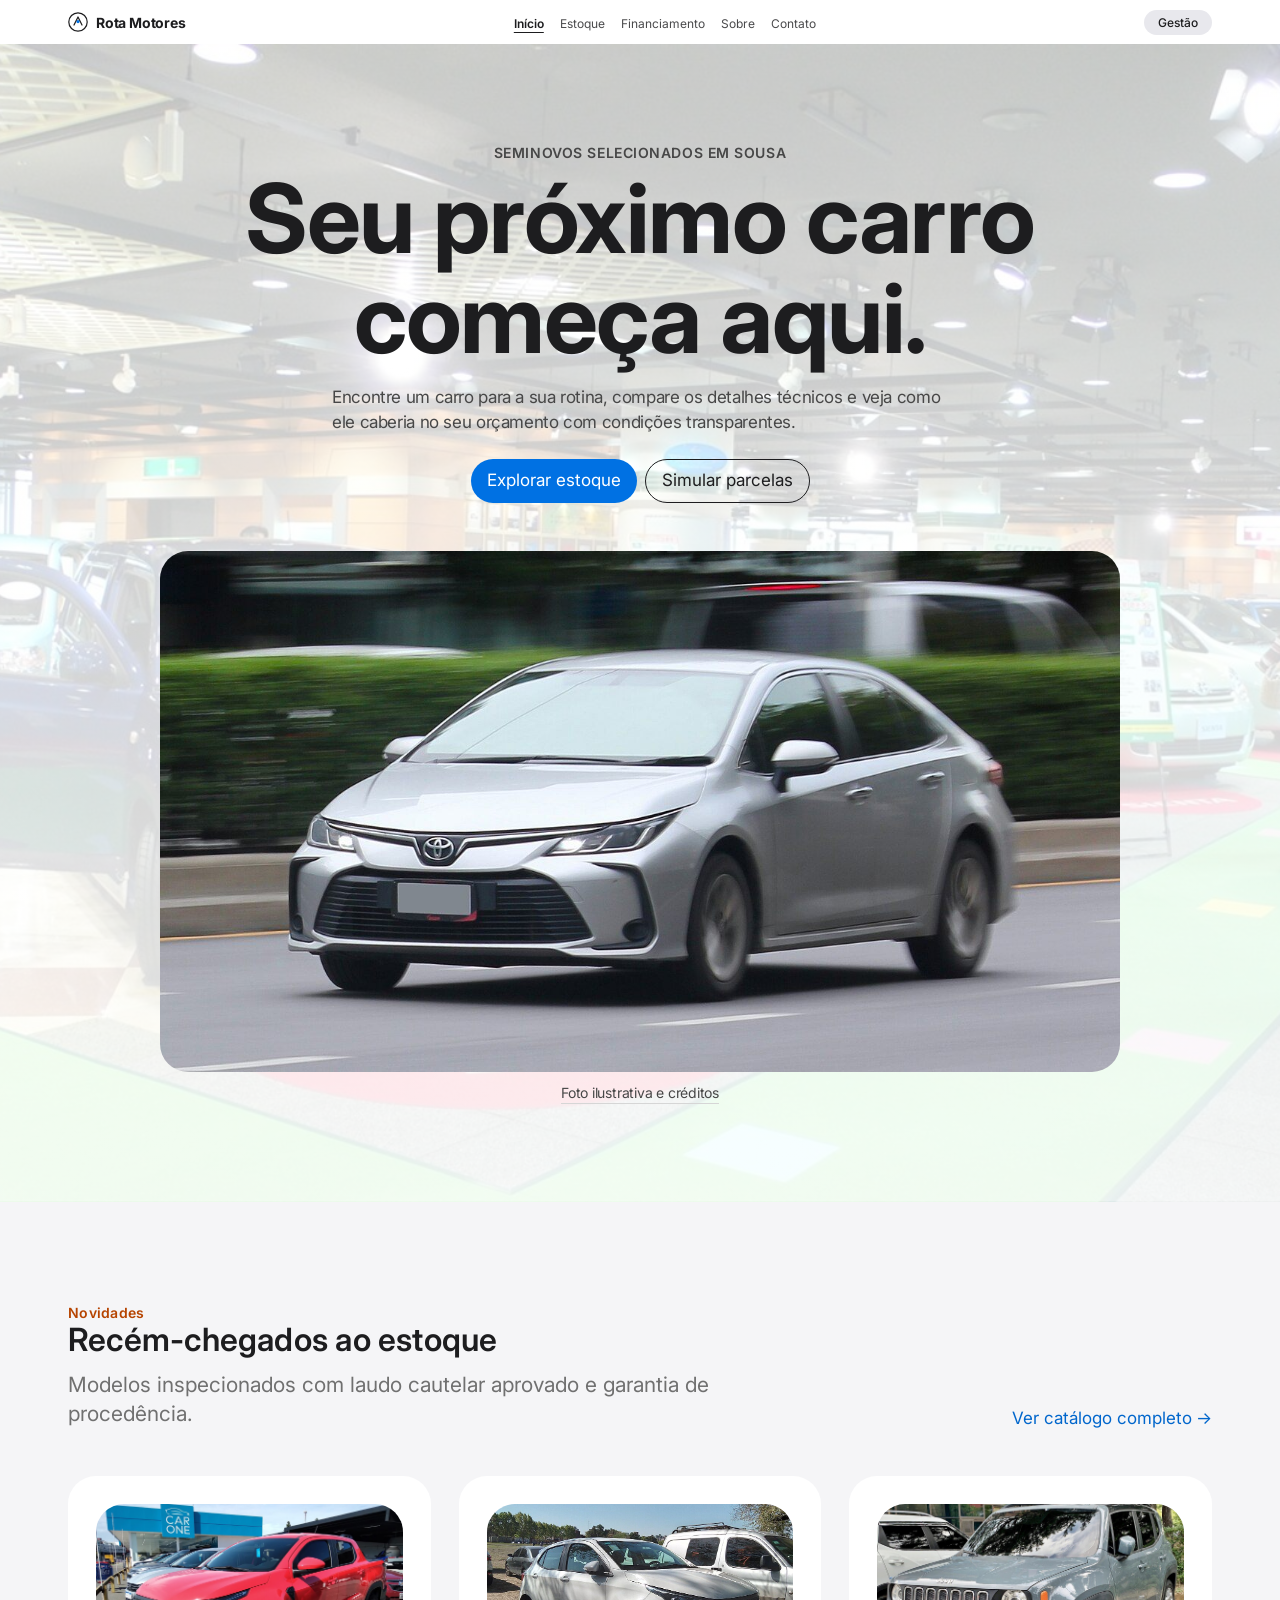
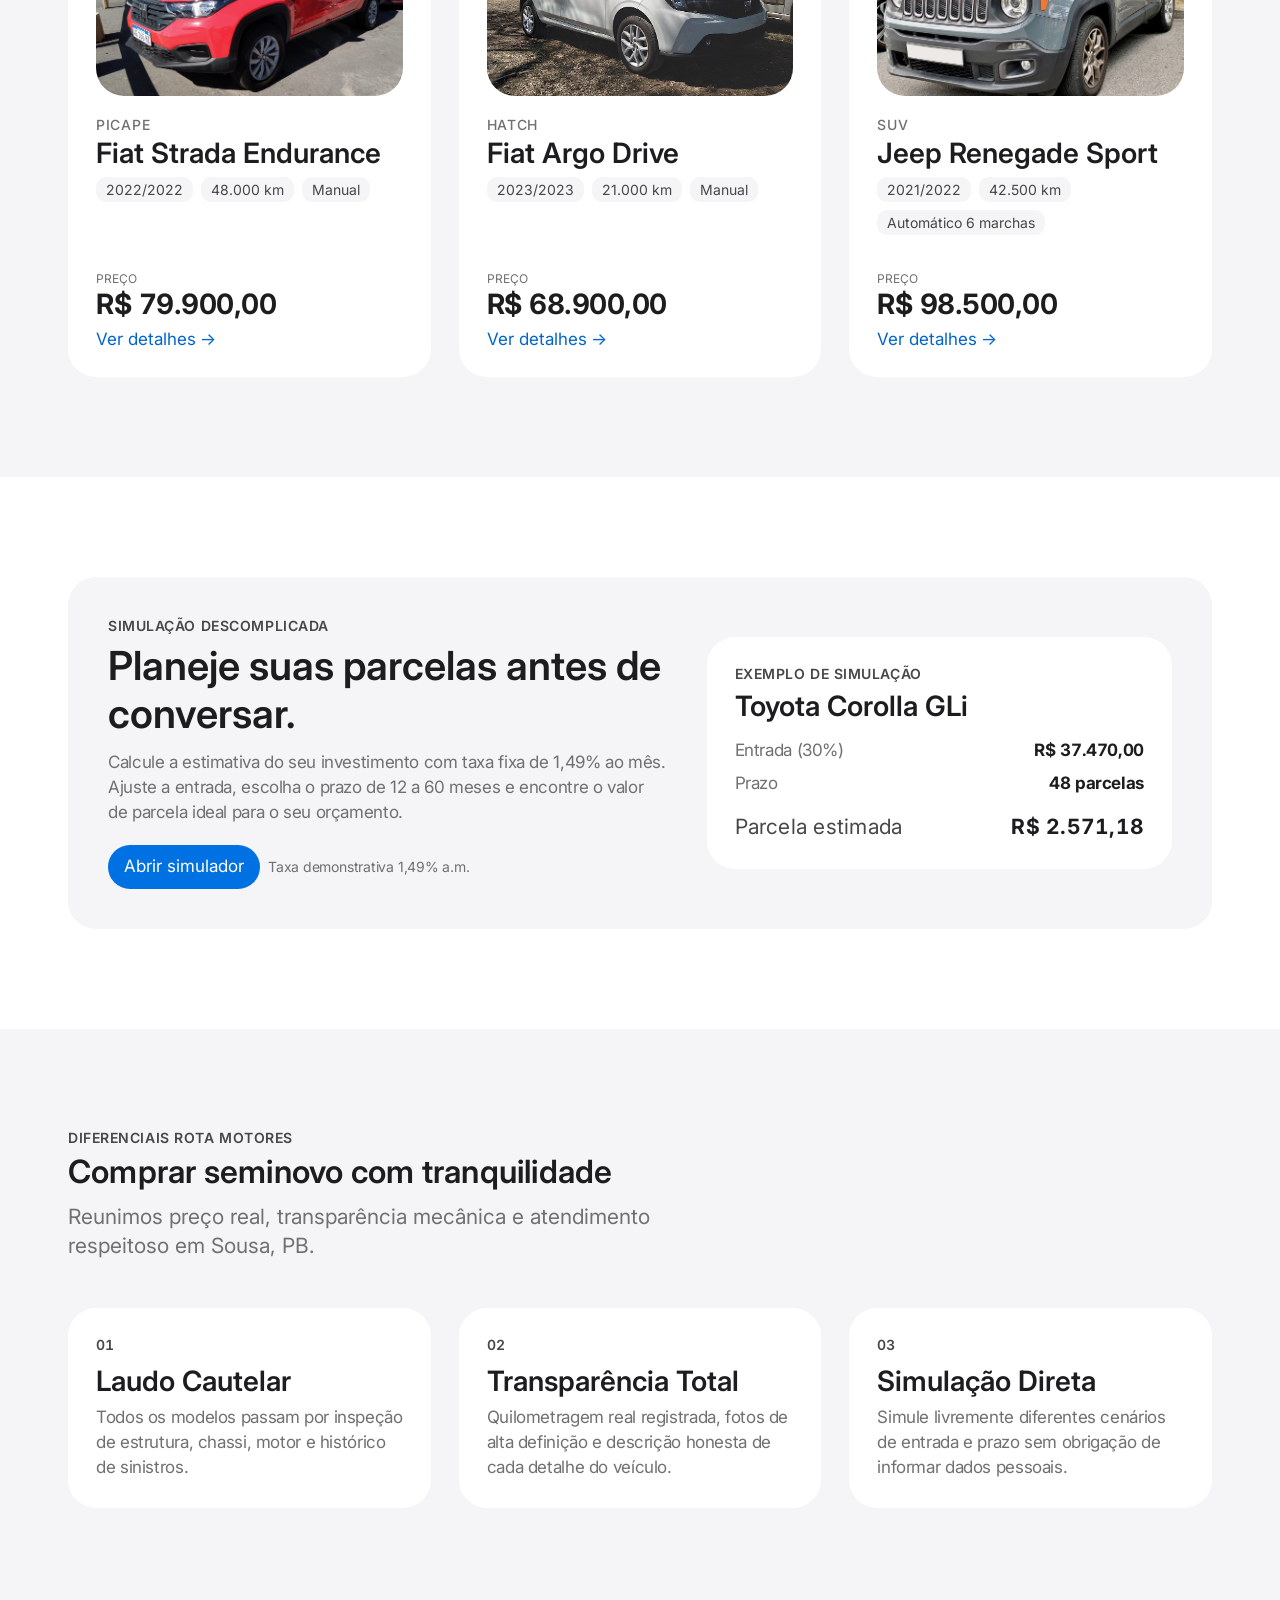
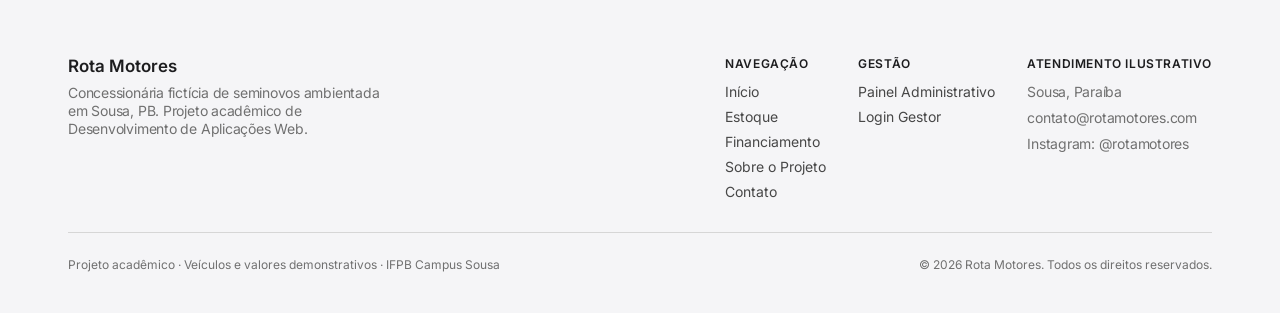
<file: site/index.html>
<!DOCTYPE html>
<html lang="pt-BR">
<head>
  <meta charset="UTF-8">
  <meta name="viewport" content="width=device-width, initial-scale=1.0">
  <title>Rota Motores — Seu próximo carro começa aqui</title>
  <meta name="description" content="Concessionária de seminovos em Sousa, PB. Encontre seu próximo carro, compare detalhes e simule parcelas de financiamento com transparência.">
  <link rel="preconnect" href="https://fonts.googleapis.com">
  <link rel="preconnect" href="https://fonts.gstatic.com" crossorigin>
  <link href="https://fonts.googleapis.com/css2?family=Inter:wght@400;500;600;700&display=swap" rel="stylesheet">
  <link rel="stylesheet" href="css/design-system.css">
</head>
<body class="home-page">

  <!-- Barra de Navegação Global Fixa -->
  <header class="global-nav">
    <div class="nav-container">
      <a href="index.html" class="nav-brand" aria-label="Rota Motores Página Inicial">
        <img src="assets/images/logo.svg" alt="" class="nav-brand-icon">
        <span>Rota Motores</span>
      </a>

      <nav class="nav-menu" aria-label="Navegação Principal">
        <div class="nav-item active"><a href="index.html">Início</a></div>
        <div class="nav-item"><a href="estoque.html">Estoque</a></div>
        <div class="nav-item"><a href="financiamento.html">Financiamento</a></div>
        <div class="nav-item"><a href="sobre.html">Sobre</a></div>
        <div class="nav-item"><a href="contato.html">Contato</a></div>
      </nav>

      <div class="nav-actions">
        <a href="admin.html" class="nav-btn-admin">Gestão</a>
        <button type="button" class="nav-toggle" aria-label="Abrir menu de navegação" aria-expanded="false" aria-controls="mobile-nav">
          <span></span>
          <span></span>
          <span></span>
        </button>
      </div>
    </div>
  </header>

  <!-- Drawer de Navegação Mobile -->
  <nav id="mobile-nav" class="mobile-nav-drawer" aria-label="Menu Mobile">
    <a href="index.html">Início</a>
    <a href="estoque.html">Estoque</a>
    <a href="financiamento.html">Financiamento</a>
    <a href="sobre.html">Sobre</a>
    <a href="contato.html">Contato</a>
    <a href="admin.html">Painel de Gestão</a>
  </nav>

  <main>
    <!-- Seção Hero — "Cathedral of white space" -->
    <section class="section section-hero section-white page-photo text-center">
      <div class="container">
        <span class="section-eyebrow">Seminovos Selecionados em Sousa</span>
        <h1 class="text-display home-hero-title">
          Seu próximo carro começa aqui.
        </h1>
        <p class="text-body-sm color-mid-gray home-hero-copy">
          Encontre um carro para a sua rotina, compare os detalhes técnicos e veja como ele caberia no seu orçamento com condições transparentes.
        </p>

        <div class="home-hero-actions">
          <a href="estoque.html" class="btn-pill-primary">Explorar estoque</a>
          <a href="financiamento.html" class="btn-pill-ghost">Simular parcelas</a>
        </div>

        <!-- Imagem Hero em Destaque -->
        <div class="home-hero-media">
          <img src="assets/images/corolla.jpg" alt="Foto ilustrativa de um Toyota Corolla prata">
        </div>
        <p class="photo-note text-caption color-mid-gray"><a href="sobre.html#creditos-fotos" class="hairline-link">Foto ilustrativa e créditos</a></p>
      </div>
    </section>

    <!-- Seção Catálogo em Destaque (Faixa Canvas) -->
    <section class="section section-canvas">
      <div class="container">
        <div class="section-header home-catalog-header">
          <div>
            <span class="badge-nuevo">Novidades</span>
            <h2 class="section-title">Recém-chegados ao estoque</h2>
            <p class="section-desc">Modelos inspecionados com laudo cautelar aprovado e garantia de procedência.</p>
          </div>
          <a href="estoque.html" class="arrow-link">Ver catálogo completo <span class="arrow" aria-hidden="true">→</span></a>
        </div>

        <!-- Grid de Cards de Destaque -->
        <div class="grid-3" id="recentes-grid">
          <!-- Renderizado via JS dinamicamente a partir do IndexedDB -->
          <div class="card-showcase">
            <div class="card-media">
              <img src="assets/images/corolla.jpg" alt="Toyota Corolla">
            </div>
            <div class="card-body">
              <span class="card-eyebrow">Sedan</span>
              <h3 class="card-title">Toyota Corolla GLi</h3>
              <div class="card-specs">
                <span class="spec-chip">2022/2023</span>
                <span class="spec-chip">34.000 km</span>
                <span class="spec-chip">Automático</span>
              </div>
              <div class="card-price-box">
                <div>
                  <span class="card-price-label">Preço</span>
                  <div class="card-price-value">R$ 124.900,00</div>
                </div>
                <a href="veiculo.html?id=1" class="arrow-link">Ver detalhes <span class="arrow" aria-hidden="true">→</span></a>
              </div>
            </div>
          </div>

          <div class="card-showcase">
            <div class="card-media">
              <img src="assets/images/renegade.jpg" alt="Jeep Renegade">
            </div>
            <div class="card-body">
              <span class="card-eyebrow">SUV</span>
              <h3 class="card-title">Jeep Renegade Sport</h3>
              <div class="card-specs">
                <span class="spec-chip">2021/2022</span>
                <span class="spec-chip">42.500 km</span>
                <span class="spec-chip">Automático</span>
              </div>
              <div class="card-price-box">
                <div>
                  <span class="card-price-label">Preço</span>
                  <div class="card-price-value">R$ 98.500,00</div>
                </div>
                <a href="veiculo.html?id=2" class="arrow-link">Ver detalhes <span class="arrow" aria-hidden="true">→</span></a>
              </div>
            </div>
          </div>

          <div class="card-showcase">
            <div class="card-media">
              <img src="assets/images/argo.jpg" alt="Fiat Argo Drive">
            </div>
            <div class="card-body">
              <span class="card-eyebrow">Hatch</span>
              <h3 class="card-title">Fiat Argo Drive</h3>
              <div class="card-specs">
                <span class="spec-chip">2023/2023</span>
                <span class="spec-chip">21.000 km</span>
                <span class="spec-chip">Manual</span>
              </div>
              <div class="card-price-box">
                <div>
                  <span class="card-price-label">Preço</span>
                  <div class="card-price-value">R$ 68.900,00</div>
                </div>
                <a href="veiculo.html?id=3" class="arrow-link">Ver detalhes <span class="arrow" aria-hidden="true">→</span></a>
              </div>
            </div>
          </div>
        </div>
      </div>
    </section>

    <!-- Seção Financiamento Showcase (Faixa Branca) -->
    <section class="section section-white">
      <div class="container">
        <div class="split-layout home-finance">
          <div>
            <span class="section-eyebrow">Simulação Descomplicada</span>
            <h2 class="text-heading-sm">
              Planeje suas parcelas antes de conversar.
            </h2>
            <p class="text-body-sm color-mid-gray">
              Calcule a estimativa do seu investimento com taxa fixa de 1,49% ao mês. Ajuste a entrada, escolha o prazo de 12 a 60 meses e encontre o valor de parcela ideal para o seu orçamento.
            </p>
            <div class="home-finance-actions">
              <a href="financiamento.html" class="btn-pill-primary">Abrir simulador</a>
              <span class="text-caption color-mid-gray">Taxa demonstrativa 1,49% a.m.</span>
            </div>
          </div>
          <div>
            <div class="panel-surface home-finance-example">
              <div class="section-eyebrow">Exemplo de Simulação</div>
              <div class="card-title">Toyota Corolla GLi</div>
              <div class="home-finance-row text-body-sm">
                <span class="color-mid-gray">Entrada (30%)</span>
                <strong>R$ 37.470,00</strong>
              </div>
              <div class="home-finance-row text-body-sm">
                <span class="color-mid-gray">Prazo</span>
                <strong>48 parcelas</strong>
              </div>
              <div class="home-finance-row home-finance-total text-body">
                <span class="color-deep-gray">Parcela estimada</span>
                <strong>R$ 2.571,18</strong>
              </div>
            </div>
          </div>
        </div>
      </div>
    </section>

    <!-- Seção Pilares de Confiança (Faixa Canvas) -->
    <section class="section section-canvas">
      <div class="container">
        <div class="section-header">
          <span class="section-eyebrow">Diferenciais Rota Motores</span>
          <h2 class="section-title">Comprar seminovo com tranquilidade</h2>
          <p class="section-desc">
            Reunimos preço real, transparência mecânica e atendimento respeitoso em Sousa, PB.
          </p>
        </div>

        <div class="grid-3">
          <div class="card-showcase">
            <div class="home-feature-number">01</div>
            <h3 class="card-title">Laudo Cautelar</h3>
            <p class="text-body-sm color-mid-gray">Todos os modelos passam por inspeção de estrutura, chassi, motor e histórico de sinistros.</p>
          </div>

          <div class="card-showcase">
            <div class="home-feature-number">02</div>
            <h3 class="card-title">Transparência Total</h3>
            <p class="text-body-sm color-mid-gray">Quilometragem real registrada, fotos de alta definição e descrição honesta de cada detalhe do veículo.</p>
          </div>

          <div class="card-showcase">
            <div class="home-feature-number">03</div>
            <h3 class="card-title">Simulação Direta</h3>
            <p class="text-body-sm color-mid-gray">Simule livremente diferentes cenários de entrada e prazo sem obrigação de informar dados pessoais.</p>
          </div>
        </div>
      </div>
    </section>
  </main>

  <!-- Rodapé Global -->
  <footer class="global-footer">
    <div class="container">
      <div class="footer-top">
        <div class="footer-brand">
          <div class="footer-brand-title">Rota Motores</div>
          <p class="text-caption color-mid-gray">
            Concessionária fictícia de seminovos ambientada em Sousa, PB. Projeto acadêmico de Desenvolvimento de Aplicações Web.
          </p>
        </div>

        <div class="footer-links">
          <div class="footer-links-group">
            <h4>Navegação</h4>
            <a href="index.html">Início</a>
            <a href="estoque.html">Estoque</a>
            <a href="financiamento.html">Financiamento</a>
            <a href="sobre.html">Sobre o Projeto</a>
            <a href="contato.html">Contato</a>
          </div>

          <div class="footer-links-group">
            <h4>Gestão</h4>
            <a href="admin.html">Painel Administrativo</a>
            <a href="login.html">Login Gestor</a>
          </div>

          <div class="footer-links-group">
            <h4>Atendimento Ilustrativo</h4>
            <span class="text-caption color-mid-gray">Sousa, Paraíba</span>
            <span class="text-caption color-mid-gray">contato@rotamotores.com</span>
            <span class="text-caption color-mid-gray">Instagram: @rotamotores</span>
          </div>
        </div>
      </div>

      <div class="footer-bottom">
        <div class="footer-notice">
          Projeto acadêmico · Veículos e valores demonstrativos · IFPB Campus Sousa
        </div>
        <div>
          © 2026 Rota Motores. Todos os direitos reservados.
        </div>
      </div>
    </div>
  </footer>

  <script type="module" src="js/nav.mjs"></script>
  <script type="module">
    import { listarVeiculos } from "./js/db.mjs";
    import { formatarMoeda, formatarKm } from "./js/formatters.mjs";

    async function carregarRecentes() {
      try {
        const veiculos = await listarVeiculos();
        const grid = document.getElementById("recentes-grid");
        if (!grid || !veiculos || veiculos.length === 0) return;

        // Pega os 3 mais recentes (ordenados por dataCadastro decrescente ou id)
        const recentes = [...veiculos]
          .sort((a, b) => new Date(b.dataCadastro || 0) - new Date(a.dataCadastro || 0))
          .slice(0, 3);

        grid.innerHTML = recentes.map(v => `
          <div class="card-showcase">
            <div class="card-media">
              <img src="${v.imagemUrl || 'assets/images/corolla.jpg'}" alt="${v.nome}">
            </div>
            <div class="card-body">
              <span class="card-eyebrow">${v.categoria || 'Seminovo'}</span>
              <h3 class="card-title">${v.nome}</h3>
              <div class="card-specs">
                <span class="spec-chip">${v.ano || ''}</span>
                <span class="spec-chip">${formatarKm(v.km)}</span>
                <span class="spec-chip">${v.cambio || ''}</span>
              </div>
              <div class="card-price-box">
                <div>
                  <span class="card-price-label">Preço</span>
                  <div class="card-price-value">${formatarMoeda(v.preco)}</div>
                </div>
                <a href="veiculo.html?id=${v.id}" class="arrow-link">Ver detalhes <span class="arrow" aria-hidden="true">→</span></a>
              </div>
            </div>
          </div>
        `).join("");
      } catch (err) {
        console.error("Erro ao carregar recentes:", err);
      }
    }

    document.addEventListener("DOMContentLoaded", carregarRecentes);
  </script>
</body>
</html>
</file>
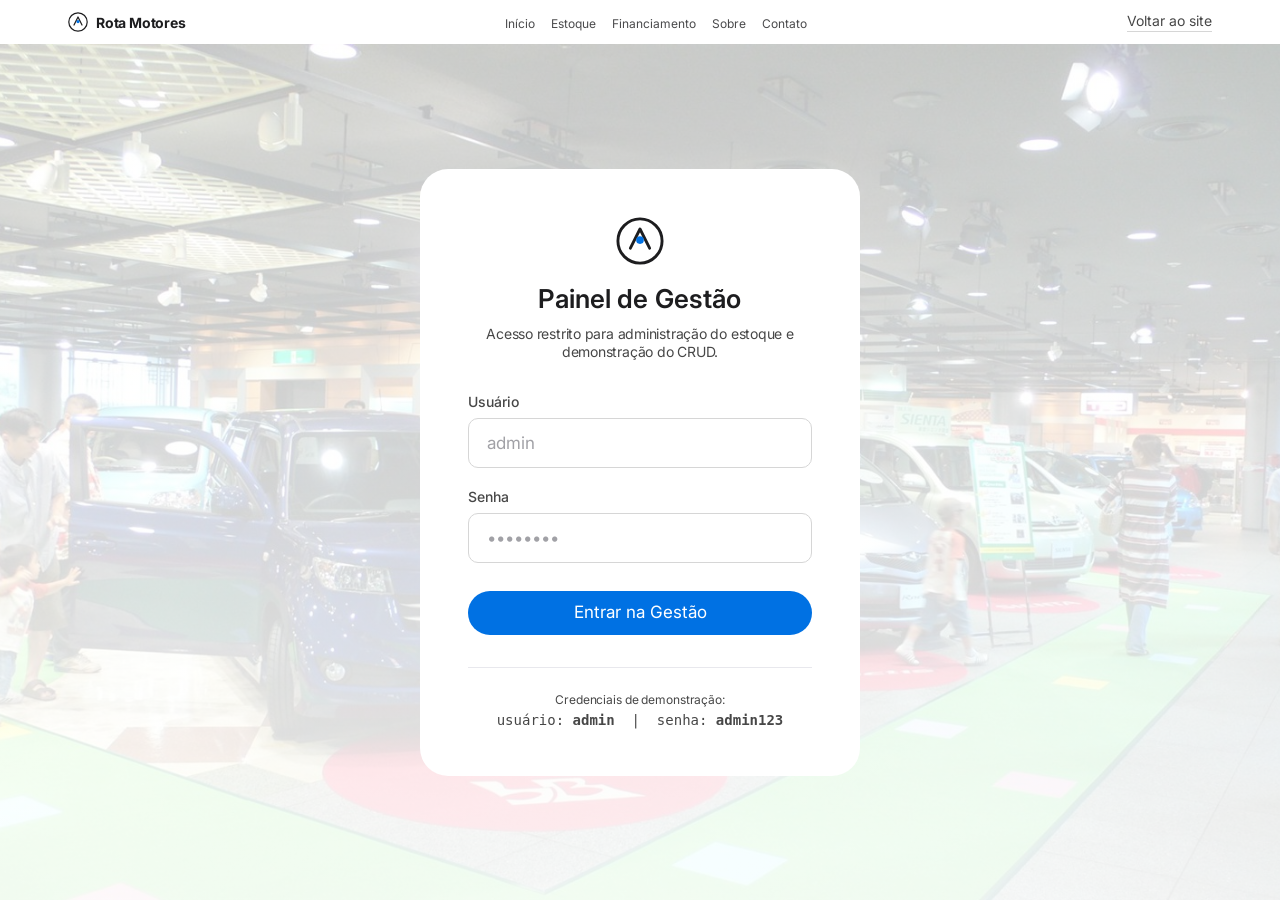
<file: site/admin.html>
<!DOCTYPE html>
<html lang="pt-BR">
<head>
  <meta charset="UTF-8">
  <meta name="viewport" content="width=device-width, initial-scale=1.0">
  <title>Gestão de Estoque — Rota Motores</title>
  <meta name="description" content="Painel de controle local de estoque com CRUD completo e upload de imagens no navegador.">
  <link rel="preconnect" href="https://fonts.googleapis.com">
  <link rel="preconnect" href="https://fonts.gstatic.com" crossorigin>
  <link href="https://fonts.googleapis.com/css2?family=Inter:wght@400;500;600;700&display=swap" rel="stylesheet">
  <link rel="stylesheet" href="css/design-system.css">
  <style>
    .admin-table {
      width: 100%;
      border-collapse: separate;
      border-spacing: 0;
      background-color: var(--color-paper);
      border-radius: var(--radius-cards);
      overflow: hidden;
    }
    .admin-table th, .admin-table td {
      padding: 16px 20px;
      text-align: left;
      font-size: var(--text-caption);
      border-bottom: 1px solid var(--color-cool-wash);
    }
    .admin-table th {
      background-color: #fafafc;
      font-size: var(--text-micro);
      text-transform: uppercase;
      letter-spacing: 0.05em;
      color: var(--color-mid-gray);
      font-weight: var(--font-weight-semibold);
    }
    .admin-table tr:last-child td {
      border-bottom: none;
    }
    .admin-thumb {
      width: 64px;
      height: 44px;
      border-radius: 8px;
      object-fit: cover;
      background-color: var(--color-canvas);
    }
    .action-group {
      display: flex;
      flex-wrap: wrap;
      gap: 8px;
      align-items: center;
      justify-content: flex-end;
    }
    .admin-form-row {
      display: grid;
      grid-template-columns: minmax(0, var(--first-field, 1fr)) minmax(0, 1fr);
      column-gap: var(--spacing-20);
    }
    .admin-form-row-four {
      grid-template-columns: repeat(4, minmax(0, 1fr));
    }
    #secao-formulario {
      scroll-margin-top: var(--nav-height);
    }
    .btn-action-edit {
      font-size: var(--text-micro);
      padding: 6px 12px;
      border-radius: var(--radius-smallbuttons);
      background-color: var(--color-cool-wash);
      color: var(--color-primary-ink);
      font-weight: 500;
    }
    .btn-action-edit:hover {
      background-color: var(--color-hairline);
    }
    .btn-action-del {
      font-size: var(--text-micro);
      padding: 6px 12px;
      border-radius: var(--radius-smallbuttons);
      background-color: var(--color-ember-soft);
      color: var(--color-ember);
      font-weight: 500;
    }
    .btn-action-del:hover {
      background-color: #fcd7c3;
    }
    @media (max-width: 1024px) {
      .admin-form-row-four {
        grid-template-columns: repeat(2, minmax(0, 1fr));
      }
    }
    @media (max-width: 900px) {
      .admin-table, .admin-table tbody {
        display: block;
      }
      .admin-table thead {
        position: absolute;
        width: 1px;
        height: 1px;
        overflow: hidden;
        clip-path: inset(50%);
      }
      .admin-table tbody tr {
        display: grid;
        padding: var(--card-padding);
        border-bottom: 1px solid var(--color-cool-wash);
      }
      .admin-table tbody tr:last-child {
        border-bottom: none;
      }
      .admin-table td {
        padding: var(--spacing-8) 0;
        border-bottom: none;
      }
      .admin-table td[data-label]::before {
        content: attr(data-label);
        display: block;
        margin-bottom: var(--spacing-4);
        color: var(--color-mid-gray);
        font-size: var(--text-micro);
      }
      .admin-table .action-group {
        justify-content: flex-start;
      }
      .action-group button, .action-group a {
        display: inline-flex;
        align-items: center;
        padding-inline: var(--spacing-12);
        min-height: var(--spacing-44);
      }
    }
    @media (max-width: 540px) {
      .admin-form-row, .admin-form-row-four {
        grid-template-columns: minmax(0, 1fr);
      }
    }
  </style>
</head>
<body>

  <!-- Barra de Navegação Global Fixa -->
  <header class="global-nav">
    <div class="nav-container">
      <a href="index.html" class="nav-brand" aria-label="Rota Motores Página Inicial">
        <img src="assets/images/logo.svg" alt="" class="nav-brand-icon">
        <span>Rota Motores</span>
      </a>

      <nav class="nav-menu" aria-label="Navegação Principal">
        <div class="nav-item"><a href="index.html">Início</a></div>
        <div class="nav-item"><a href="estoque.html">Estoque</a></div>
        <div class="nav-item"><a href="financiamento.html">Financiamento</a></div>
        <div class="nav-item"><a href="sobre.html">Sobre</a></div>
        <div class="nav-item"><a href="contato.html">Contato</a></div>
      </nav>

      <div class="nav-actions">
        <span class="text-micro color-mid-gray" style="margin-right: 4px;">Sessão: <strong>admin</strong></span>
        <button id="btn-logout" class="hairline-link" style="background: none; border: none; cursor: pointer; padding: 4px 6px;">
          Sair
        </button>
        <button type="button" class="nav-toggle" aria-label="Abrir menu de navegação" aria-expanded="false" aria-controls="mobile-nav">
          <span></span>
          <span></span>
          <span></span>
        </button>
      </div>
    </div>
  </header>

  <!-- Drawer de Navegação Mobile -->
  <nav id="mobile-nav" class="mobile-nav-drawer" aria-label="Menu Mobile">
    <a href="index.html">Início</a>
    <a href="estoque.html">Estoque</a>
    <a href="financiamento.html">Financiamento</a>
    <a href="sobre.html">Sobre</a>
    <a href="contato.html">Contato</a>
    <a href="admin.html" class="active">Painel de Gestão</a>
    <a href="#" id="mobile-btn-logout" style="color: var(--color-ember);">Encerrar Sessão</a>
  </nav>

  <main>
    <!-- Topo da Seção de Gestão (Faixa Branca) -->
    <section class="section section-compact section-white page-photo">
      <div class="container">
        <div style="display: flex; justify-content: space-between; align-items: flex-end; flex-wrap: wrap; gap: 20px;">
          <div>
            <span class="section-eyebrow">Painel de Controle Local</span>
            <h1 class="text-heading" style="margin-bottom: 8px;">Gestão de estoque</h1>
            <p class="text-body-sm color-mid-gray" style="max-width: 600px;">
              Cadastre, edite e exclua veículos. Os registros e fotos ficam armazenados neste navegador via IndexedDB.
            </p>
          </div>
          <div style="display: flex; gap: 12px; align-items: center; flex-wrap: wrap;">
            <button id="btn-abrir-novo" class="btn-pill-primary">
              + Novo veículo
            </button>
            <button id="btn-restaurar-padrao" class="btn-pill-ghost btn-pill-sm">
              Restaurar estoque padrão
            </button>
          </div>
        </div>

        <!-- Alertas Dinâmicos -->
        <div id="admin-alerta" class="alert-notice alert-success" style="display: none; margin-top: 24px;"></div>
      </div>
    </section>

    <!-- Formulário de Cadastro / Edição (Faixa Canvas) -->
    <section id="secao-formulario" class="section section-compact section-canvas" style="display: none; padding-bottom: 40px;">
      <div class="container">
        <div style="background-color: var(--color-paper); border-radius: var(--radius-cards); padding: 40px;">
          <div style="display: flex; flex-wrap: wrap; gap: var(--spacing-12); justify-content: space-between; align-items: center; margin-bottom: 24px;">
            <div>
              <span id="form-modo-badge" class="badge-pill badge-cool">Novo Registro</span>
              <h2 id="form-titulo" class="text-subheading" style="margin-top: 6px;">Cadastrar Veículo</h2>
            </div>
            <button id="btn-cancelar-edicao" class="btn-pill-ghost btn-pill-sm">Cancelar</button>
          </div>

          <form id="form-veiculo" novalidate>
            <input type="hidden" id="veiculo-id" value="">
            <input type="hidden" id="veiculo-foto-atual" value="">

            <div class="admin-form-row" style="--first-field: 2fr;">
              <div class="form-group">
                <label for="campo-nome" class="form-label">Nome do Veículo *</label>
                <input type="text" id="campo-nome" class="form-input" placeholder="Ex: Honda Civic EXL" required>
              </div>

              <div class="form-group">
                <label for="campo-categoria" class="form-label">Categoria *</label>
                <select id="campo-categoria" class="form-select" required>
                  <option value="Sedan">Sedan</option>
                  <option value="SUV">SUV</option>
                  <option value="Hatch">Hatch</option>
                  <option value="Picape">Picape</option>
                </select>
              </div>
            </div>

            <div class="admin-form-row admin-form-row-four">
              <div class="form-group">
                <label for="campo-preco" class="form-label">Preço (R$) *</label>
                <input type="number" id="campo-preco" class="form-input" placeholder="85000" min="100" required>
              </div>

              <div class="form-group">
                <label for="campo-ano" class="form-label">Ano / Modelo *</label>
                <input type="text" id="campo-ano" class="form-input" placeholder="2022/2023" required>
              </div>

              <div class="form-group">
                <label for="campo-km" class="form-label">Quilometragem (km) *</label>
                <input type="number" id="campo-km" class="form-input" placeholder="35000" min="0" required>
              </div>

              <div class="form-group">
                <label for="campo-cambio" class="form-label">Câmbio *</label>
                <select id="campo-cambio" class="form-select" required>
                  <option value="" disabled selected>Selecione o câmbio</option>
                  <option>Manual</option>
                  <option>Automático</option>
                  <option>Automático CVT</option>
                  <option>Automático 6 marchas</option>
                  <option>Automatizado</option>
                </select>
              </div>
            </div>

            <div class="admin-form-row">
              <div class="form-group">
                <label for="campo-combustivel" class="form-label">Combustível</label>
                <select id="campo-combustivel" class="form-select">
                  <option selected>Flex</option>
                  <option>Gasolina</option>
                  <option>Etanol</option>
                  <option>Diesel</option>
                  <option>Híbrido</option>
                  <option>Elétrico</option>
                </select>
              </div>

              <div class="form-group">
                <label for="campo-cor" class="form-label">Cor</label>
                <input type="text" id="campo-cor" class="form-input" placeholder="Prata">
              </div>
            </div>

            <div class="form-group">
              <label for="campo-descricao" class="form-label">Descrição Técnica e Opcionais</label>
              <textarea id="campo-descricao" class="form-textarea" placeholder="Descreva os itens de série, revisões, laudo cautelar e opcionais do veículo..."></textarea>
            </div>

            <!-- Upload e Gerenciamento de Foto -->
            <div class="form-group">
              <label class="form-label">Foto do Veículo (JPEG, PNG ou WebP até 5 MB)</label>
              
              <div class="upload-dropzone" id="dropzone-foto">
                <div style="font-size: 32px; margin-bottom: 8px;">📷</div>
                <div class="text-caption font-weight-medium">Clique para selecionar ou arraste uma foto</div>
                <div class="text-micro color-mid-gray" style="margin-top: 4px;">Formatos aceitos: JPG, PNG, WEBP (Máximo: 5 MB)</div>
                <input type="file" id="input-arquivo-foto" accept="image/jpeg,image/png,image/webp" style="display: none;">
              </div>

              <!-- Pré-visualização da Imagem -->
              <div id="container-previa-foto" class="upload-preview">
                <img id="img-previa-foto" src="" alt="Prévia da foto">
              </div>

              <div id="acoes-foto-existente" style="display: none; margin-top: 10px;">
                <button type="button" id="btn-remover-foto" class="btn-pill-danger btn-pill-sm">
                  Remover foto e usar ilustração padrão
                </button>
              </div>
            </div>

            <div id="form-msg-erro" class="alert-notice alert-error" style="display: none;"></div>

            <div style="display: flex; flex-wrap: wrap; gap: 16px; margin-top: 32px;">
              <button type="submit" id="btn-salvar-veiculo" class="btn-pill-primary">
                Salvar veículo
              </button>
              <button type="button" id="btn-cancelar-secundario" class="btn-pill-ghost">
                Cancelar
              </button>
            </div>
          </form>
        </div>
      </div>
    </section>

    <!-- Tabela de Veículos Cadastrados (Faixa Branca) -->
    <section class="section section-compact section-white">
      <div class="container">
        <div style="display: flex; flex-wrap: wrap; gap: var(--spacing-8); justify-content: space-between; align-items: center; margin-bottom: 20px;">
          <h2 class="text-subheading" style="font-size: 22px;">Veículos Registrados</h2>
          <span id="total-registros" class="text-caption color-mid-gray">0 veículos</span>
        </div>

        <div class="table-responsive">
          <table class="admin-table" role="table">
            <thead role="rowgroup">
              <tr role="row">
                <th scope="col">Foto</th>
                <th scope="col">Nome</th>
                <th scope="col">Categoria</th>
                <th scope="col">Ano</th>
                <th scope="col">Km</th>
                <th scope="col">Preço</th>
                <th scope="col" style="text-align: right;">Ações</th>
              </tr>
            </thead>
            <tbody id="tabela-veiculos-corpo" role="rowgroup">
              <!-- Linhas geradas via JavaScript -->
            </tbody>
          </table>
        </div>
      </div>
    </section>
  </main>

  <!-- Modal de Confirmação de Exclusão -->
  <div id="modal-excluir" class="modal-backdrop">
    <div class="modal-card">
      <span class="badge-pill badge-ember" style="margin-bottom: 12px;">Confirmação</span>
      <h3 class="text-subheading" style="font-size: 22px; margin-bottom: 8px;">Excluir Veículo?</h3>
      <p class="text-body-sm color-mid-gray" style="margin-bottom: 24px;">
        Você tem certeza que deseja excluir <strong id="modal-nome-veiculo" style="color: var(--color-primary-ink);"></strong> do estoque local? Esta ação não pode ser desfeita.
      </p>
        <div style="display: flex; flex-wrap: wrap; gap: 12px; justify-content: flex-end;">
        <button id="modal-btn-cancelar" class="btn-pill-ghost">Cancelar</button>
        <button id="modal-btn-confirmar" class="btn-pill-danger">Excluir veículo</button>
      </div>
    </div>
  </div>

  <!-- Rodapé Global -->
  <footer class="global-footer">
    <div class="container">
      <div class="footer-top">
        <div class="footer-brand">
          <div class="footer-brand-title">Rota Motores</div>
          <p class="text-caption color-mid-gray">
            Concessionária fictícia de seminovos ambientada em Sousa, PB. Projeto acadêmico de Desenvolvimento de Aplicações Web.
          </p>
        </div>

        <div class="footer-links">
          <div class="footer-links-group">
            <h4>Navegação</h4>
            <a href="index.html">Início</a>
            <a href="estoque.html">Estoque</a>
            <a href="financiamento.html">Financiamento</a>
            <a href="sobre.html">Sobre o Projeto</a>
            <a href="contato.html">Contato</a>
          </div>

          <div class="footer-links-group">
            <h4>Gestão</h4>
            <a href="admin.html">Painel Administrativo</a>
            <a href="login.html">Login Gestor</a>
          </div>

          <div class="footer-links-group">
            <h4>Atendimento Ilustrativo</h4>
            <span class="text-caption color-mid-gray">Sousa, Paraíba</span>
            <span class="text-caption color-mid-gray">contato@rotamotores.example</span>
          </div>
        </div>
      </div>

      <div class="footer-bottom">
        <div class="footer-notice">
          Projeto acadêmico · Veículos e valores demonstrativos · IFPB Campus Sousa
        </div>
        <div>
          © 2026 Rota Motores. Todos os direitos reservados.
        </div>
      </div>
    </div>
  </footer>

  <script type="module" src="js/nav.mjs"></script>
  <script type="module">
    import { protegerRotaAdmin, fazerLogout } from "./js/auth.mjs";
    import { listarVeiculos, obterVeiculoPorId, salvarVeiculo, excluirVeiculo, restaurarCatalogoPadrao } from "./js/db.mjs";
    import { formatarMoeda, formatarKm } from "./js/formatters.mjs";
    import { FOTOS_PADRAO } from "./assets/dados.mjs";

    // 1. Protege rota imediatamente
    protegerRotaAdmin();

    // Controle de Logout
    document.getElementById("btn-logout").addEventListener("click", () => {
      fazerLogout();
      window.location.href = "login.html";
    });
    const mobileLogout = document.getElementById("mobile-btn-logout");
    if (mobileLogout) {
      mobileLogout.addEventListener("click", (e) => {
        e.preventDefault();
        fazerLogout();
        window.location.href = "login.html";
      });
    }

    // Elementos DOM
    const tabelaCorpo = document.getElementById("tabela-veiculos-corpo");
    const totalRegistros = document.getElementById("total-registros");
    const alerta = document.getElementById("admin-alerta");

    const secaoForm = document.getElementById("secao-formulario");
    const form = document.getElementById("form-veiculo");
    const formTitulo = document.getElementById("form-titulo");
    const formBadge = document.getElementById("form-modo-badge");
    const formErro = document.getElementById("form-msg-erro");

    const campoId = document.getElementById("veiculo-id");
    const campoFotoAtual = document.getElementById("veiculo-foto-atual");
    const campoNome = document.getElementById("campo-nome");
    const campoCategoria = document.getElementById("campo-categoria");
    const campoPreco = document.getElementById("campo-preco");
    const campoAno = document.getElementById("campo-ano");
    const campoKm = document.getElementById("campo-km");
    const campoCambio = document.getElementById("campo-cambio");
    const campoCombustivel = document.getElementById("campo-combustivel");
    const campoCor = document.getElementById("campo-cor");
    const campoDescricao = document.getElementById("campo-descricao");

    const dropzoneFoto = document.getElementById("dropzone-foto");
    const inputArquivoFoto = document.getElementById("input-arquivo-foto");
    const containerPrevia = document.getElementById("container-previa-foto");
    const imgPrevia = document.getElementById("img-previa-foto");
    const acoesFotoExistente = document.getElementById("acoes-foto-existente");
    const btnRemoverFoto = document.getElementById("btn-remover-foto");

    const btnAbrirNovo = document.getElementById("btn-abrir-novo");
    const btnCancelarEdicao = document.getElementById("btn-cancelar-edicao");
    const btnCancelarSecundario = document.getElementById("btn-cancelar-secundario");
    const btnRestaurarPadrao = document.getElementById("btn-restaurar-padrao");

    // Modal
    const modalExcluir = document.getElementById("modal-excluir");
    const modalNome = document.getElementById("modal-nome-veiculo");
    const modalBtnCancelar = document.getElementById("modal-btn-cancelar");
    const modalBtnConfirmar = document.getElementById("modal-btn-confirmar");
    let idParaExcluir = null;

    let novaFotoBase64 = null;

    // Carregar Tabela de Veículos
    async function carregarLista() {
      try {
        const veiculos = await listarVeiculos();
        totalRegistros.textContent = `${veiculos.length} veículos cadastrados`;

        if (veiculos.length === 0) {
          tabelaCorpo.innerHTML = `<tr role="row"><td role="cell" colspan="7" style="text-align: center; padding: var(--card-padding);" class="color-mid-gray">Nenhum veículo cadastrado no estoque local.</td></tr>`;
          return;
        }

        tabelaCorpo.innerHTML = veiculos.map(v => `
          <tr role="row">
            <td role="cell">
              <img src="${v.imagemUrl || FOTOS_PADRAO[v.categoria] || FOTOS_PADRAO.Sedan}" alt="${v.nome}" class="admin-thumb">
            </td>
            <td role="cell">
              <strong>${v.nome}</strong>
              <div class="text-micro color-mid-gray">${v.cor || 'Cor não informada'} · ${v.combustivel || 'Flex'}</div>
            </td>
            <td role="cell" data-label="Categoria"><span class="badge-pill badge-cool">${v.categoria}</span></td>
            <td role="cell" data-label="Ano">${v.ano}</td>
            <td role="cell" data-label="Km">${formatarKm(v.km)}</td>
            <td role="cell" data-label="Preço"><strong>${formatarMoeda(v.preco)}</strong></td>
            <td role="cell" data-label="Ações">
              <div class="action-group">
                <a href="veiculo.html?id=${v.id}" target="_blank" class="hairline-link" title="Abrir ficha pública">Ver</a>
                <button type="button" class="btn-action-edit" data-id="${v.id}">Editar</button>
                <button type="button" class="btn-action-del" data-id="${v.id}" data-nome="${v.nome}">Excluir</button>
              </div>
            </td>
          </tr>
        `).join("");

        // Adiciona listeners aos botões da tabela
        document.querySelectorAll(".btn-action-edit").forEach(btn => {
          btn.addEventListener("click", () => iniciarEdicao(btn.dataset.id));
        });
        document.querySelectorAll(".btn-action-del").forEach(btn => {
          btn.addEventListener("click", () => abrirModalExcluir(btn.dataset.id, btn.dataset.nome));
        });

      } catch (err) {
        console.error("Erro ao carregar lista admin:", err);
      }
    }

    function limparFormulario() {
      form.querySelectorAll("option[data-valor-anterior]").forEach(option => option.remove());
      form.reset();
    }

    function selecionarValorCadastrado(campo, valor) {
      if (valor && !Array.from(campo.options).some(option => option.value === valor)) {
        const option = new Option(valor, valor);
        option.dataset.valorAnterior = "";
        campo.add(option);
      }
      campo.value = valor;
    }

    // Formulário: Abrir para Novo
    function abrirFormNovo() {
      limparFormulario();
      campoId.value = "";
      campoFotoAtual.value = "";
      novaFotoBase64 = null;
      containerPrevia.classList.remove("has-image");
      acoesFotoExistente.style.display = "none";
      formErro.style.display = "none";

      formBadge.textContent = "Novo Registro";
      formBadge.className = "badge-pill badge-cool";
      formTitulo.textContent = "Cadastrar Novo Veículo";

      secaoForm.style.display = "block";
      secaoForm.scrollIntoView({ behavior: "smooth" });
    }

    // Formulário: Abrir para Edição
    async function iniciarEdicao(id) {
      const v = await obterVeiculoPorId(id);
      if (!v) return;

      limparFormulario();
      campoId.value = v.id;
      campoFotoAtual.value = v.imagemUrl || "";
      novaFotoBase64 = null;
      formErro.style.display = "none";

      campoNome.value = v.nome || "";
      campoCategoria.value = v.categoria || "Sedan";
      campoPreco.value = v.preco || "";
      campoAno.value = v.ano || "";
      campoKm.value = v.km ?? "";
      selecionarValorCadastrado(campoCambio, v.cambio || "");
      selecionarValorCadastrado(campoCombustivel, v.combustivel || "Flex");
      campoCor.value = v.cor || "";
      campoDescricao.value = v.descricao || "";

      // Tratamento da Foto
      if (v.imagemUrl) {
        imgPrevia.src = v.imagemUrl;
        containerPrevia.classList.add("has-image");
        acoesFotoExistente.style.display = "block";
      } else {
        containerPrevia.classList.remove("has-image");
        acoesFotoExistente.style.display = "none";
      }

      formBadge.textContent = "Modo Edição";
      formBadge.className = "badge-pill badge-ember";
      formTitulo.textContent = `Editar: ${v.nome}`;

      secaoForm.style.display = "block";
      secaoForm.scrollIntoView({ behavior: "smooth" });
    }

    function fecharForm() {
      secaoForm.style.display = "none";
      limparFormulario();
      novaFotoBase64 = null;
    }

    // Upload de Imagem
    dropzoneFoto.addEventListener("click", () => inputArquivoFoto.click());
    
    inputArquivoFoto.addEventListener("change", (e) => {
      const arquivo = e.target.files[0];
      if (!arquivo) return;

      // Valida tipo
      const formatosValidos = ["image/jpeg", "image/png", "image/webp"];
      if (!formatosValidos.includes(arquivo.type)) {
        alert("Formato de imagem inválido. Escolha um arquivo JPEG, PNG ou WebP.");
        return;
      }

      // Valida tamanho (máx 5 MB)
      if (arquivo.size > 5 * 1024 * 1024) {
        alert("Arquivo muito grande. O limite máximo permitido é de 5 MB.");
        return;
      }

      const leitor = new FileReader();
      leitor.onload = (event) => {
        novaFotoBase64 = event.target.result;
        imgPrevia.src = novaFotoBase64;
        containerPrevia.classList.add("has-image");
        acoesFotoExistente.style.display = "block";
      };
      leitor.readAsDataURL(arquivo);
    });

    btnRemoverFoto.addEventListener("click", () => {
      novaFotoBase64 = null;
      campoFotoAtual.value = "";
      inputArquivoFoto.value = "";
      containerPrevia.classList.remove("has-image");
      acoesFotoExistente.style.display = "none";
    });

    // Submissão do Formulário (Salvar Veículo)
    form.addEventListener("submit", async (e) => {
      e.preventDefault();
      formErro.style.display = "none";

      const nome = campoNome.value.trim();
      const categoria = campoCategoria.value;
      const preco = parseFloat(campoPreco.value);
      const ano = campoAno.value.trim();
      const km = parseFloat(campoKm.value);
      const cambio = campoCambio.value.trim();
      const combustivel = campoCombustivel.value.trim() || "Flex";
      const cor = campoCor.value.trim() || "Não informada";
      const descricao = campoDescricao.value.trim();

      if (!nome || isNaN(preco) || !ano || isNaN(km) || !cambio) {
        formErro.textContent = "Preencha todos os campos obrigatórios (*).";
        formErro.style.display = "block";
        return;
      }

      // Define a URL da foto:
      // Se subiu nova foto, usa novaFotoBase64;
      // Se manteve existente, usa campoFotoAtual.value;
      const imagemFinal = novaFotoBase64 || campoFotoAtual.value || FOTOS_PADRAO[categoria] || FOTOS_PADRAO.Sedan;

      const dadosParaSalvar = {
        nome,
        categoria,
        preco,
        ano,
        km,
        cambio,
        combustivel,
        cor,
        descricao,
        imagemUrl: imagemFinal
      };

      if (campoId.value) {
        dadosParaSalvar.id = Number(campoId.value);
      }

      try {
        await salvarVeiculo(dadosParaSalvar);
        exibirAlerta(`Veículo "${nome}" salvo com sucesso!`);
        fecharForm();
        await carregarLista();
      } catch (err) {
        console.error("Erro ao salvar:", err);
        formErro.textContent = "Erro ao gravar no IndexedDB. Tente novamente.";
        formErro.style.display = "block";
      }
    });

    // Modal de Exclusão
    function abrirModalExcluir(id, nome) {
      idParaExcluir = id;
      modalNome.textContent = nome;
      modalExcluir.classList.add("open");
    }

    function fecharModalExcluir() {
      idParaExcluir = null;
      modalExcluir.classList.remove("open");
    }

    modalBtnCancelar.addEventListener("click", fecharModalExcluir);

    modalBtnConfirmar.addEventListener("click", async () => {
      if (!idParaExcluir) return;
      try {
        await excluirVeiculo(idParaExcluir);
        fecharModalExcluir();
        exibirAlerta("Veículo excluído do catálogo com sucesso.");
        await carregarLista();
      } catch (err) {
        console.error("Erro ao excluir:", err);
        alert("Erro ao excluir veículo.");
      }
    });

    // Restaurar Padrão
    btnRestaurarPadrao.addEventListener("click", async () => {
      if (confirm("Deseja restaurar os 4 veículos originais do catálogo didático? Todas as alterações manuais serão resetadas.")) {
        await restaurarCatalogoPadrao();
        exibirAlerta("Estoque restaurado para o padrão inicial.");
        await carregarLista();
      }
    });

    function exibirAlerta(msg) {
      alerta.textContent = msg;
      alerta.style.display = "block";
      setTimeout(() => {
        alerta.style.display = "none";
      }, 5000);
    }

    btnAbrirNovo.addEventListener("click", abrirFormNovo);
    btnCancelarEdicao.addEventListener("click", fecharForm);
    btnCancelarSecundario.addEventListener("click", fecharForm);

    document.addEventListener("DOMContentLoaded", carregarLista);
  </script>
</body>
</html>
</file>
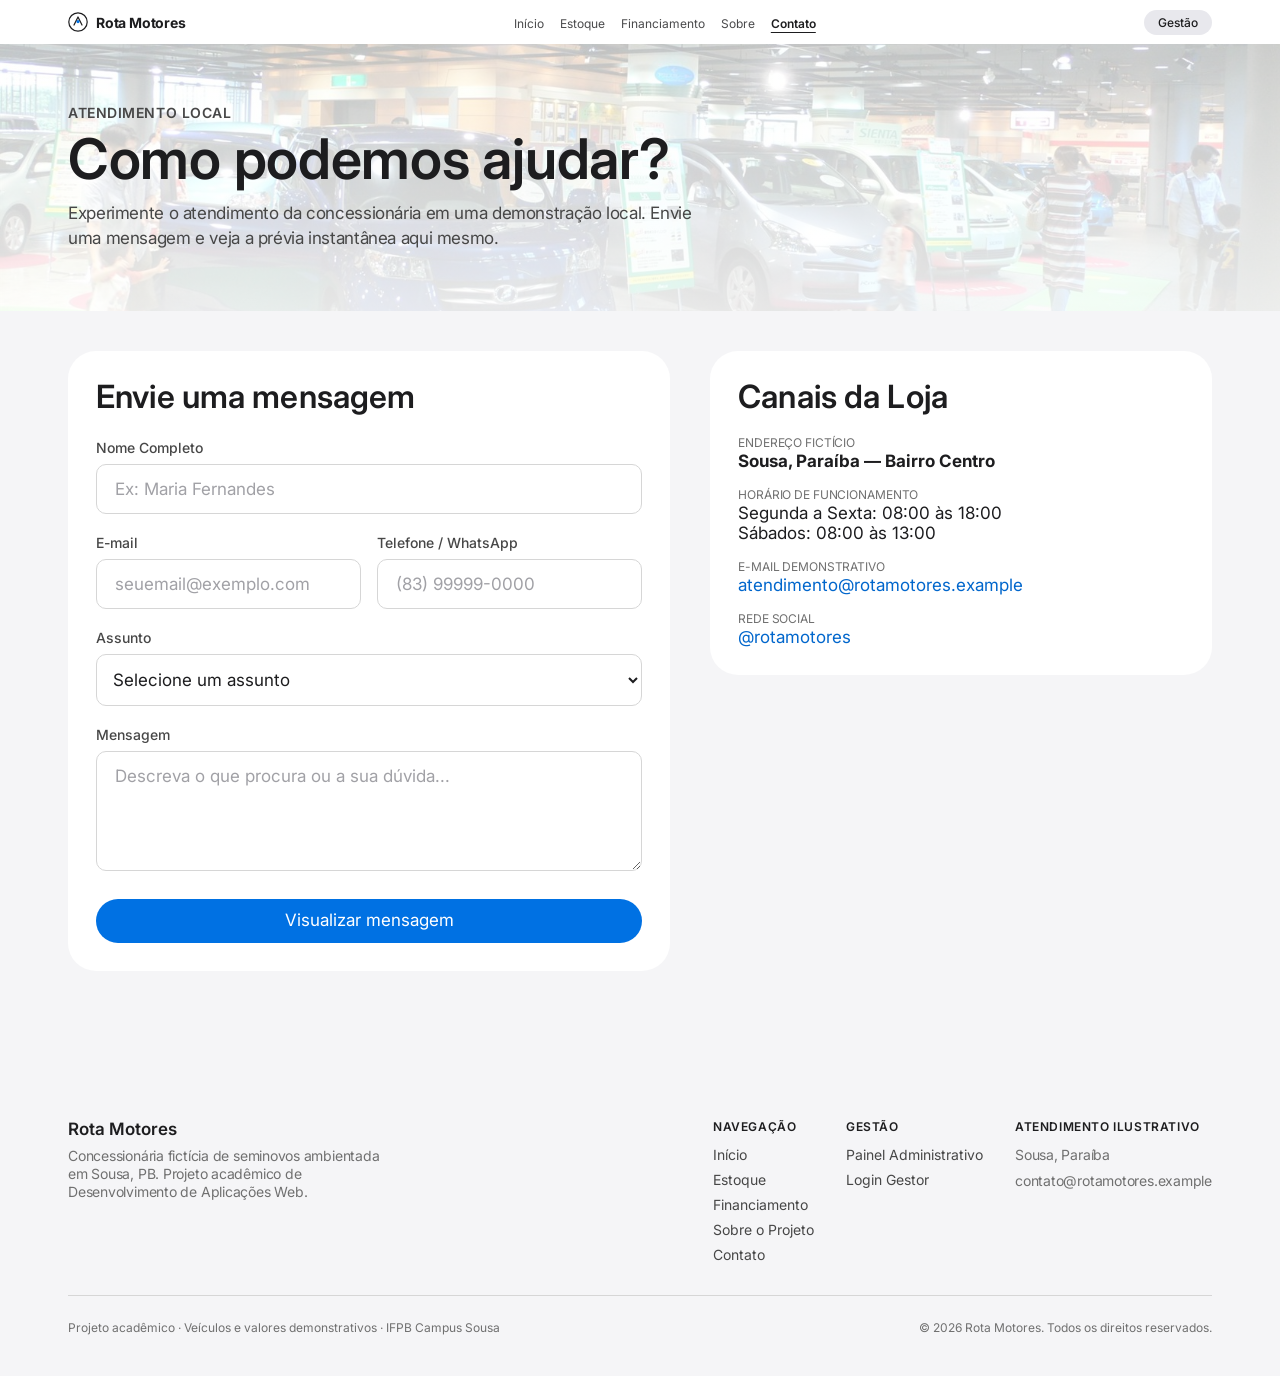
<file: site/contato.html>
<!DOCTYPE html>
<html lang="pt-BR">
<head>
  <meta charset="UTF-8">
  <meta name="viewport" content="width=device-width, initial-scale=1.0">
  <title>Contato e Atendimento — Rota Motores</title>
  <meta name="description" content="Demonstração do canal de atendimento da Rota Motores em Sousa, PB. Visualize sua mensagem diretamente na página.">
  <link rel="preconnect" href="https://fonts.googleapis.com">
  <link rel="preconnect" href="https://fonts.gstatic.com" crossorigin>
  <link href="https://fonts.googleapis.com/css2?family=Inter:wght@400;500;600;700&display=swap" rel="stylesheet">
  <link rel="stylesheet" href="css/design-system.css">
</head>
<body>

  <!-- Barra de Navegação Global Fixa -->
  <header class="global-nav">
    <div class="nav-container">
      <a href="index.html" class="nav-brand" aria-label="Rota Motores Página Inicial">
        <img src="assets/images/logo.svg" alt="" class="nav-brand-icon">
        <span>Rota Motores</span>
      </a>

      <nav class="nav-menu" aria-label="Navegação Principal">
        <div class="nav-item"><a href="index.html">Início</a></div>
        <div class="nav-item"><a href="estoque.html">Estoque</a></div>
        <div class="nav-item"><a href="financiamento.html">Financiamento</a></div>
        <div class="nav-item"><a href="sobre.html">Sobre</a></div>
        <div class="nav-item active"><a href="contato.html">Contato</a></div>
      </nav>

      <div class="nav-actions">
        <a href="admin.html" class="nav-btn-admin">Gestão</a>
        <button type="button" class="nav-toggle" aria-label="Abrir menu de navegação" aria-expanded="false" aria-controls="mobile-nav">
          <span></span>
          <span></span>
          <span></span>
        </button>
      </div>
    </div>
  </header>

  <!-- Drawer de Navegação Mobile -->
  <nav id="mobile-nav" class="mobile-nav-drawer" aria-label="Menu Mobile">
    <a href="index.html">Início</a>
    <a href="estoque.html">Estoque</a>
    <a href="financiamento.html">Financiamento</a>
    <a href="sobre.html">Sobre</a>
    <a href="contato.html">Contato</a>
    <a href="admin.html">Painel de Gestão</a>
  </nav>

  <main>
    <!-- Topo da Página (Faixa Branca) -->
    <section class="section section-compact section-white page-photo">
      <div class="container">
        <span class="section-eyebrow">Atendimento Local</span>
        <h1 class="text-heading" style="margin-bottom: 12px;">Como podemos ajudar?</h1>
        <p class="text-body-sm color-mid-gray" style="max-width: 640px;">
          Experimente o atendimento da concessionária em uma demonstração local. Envie uma mensagem e veja a prévia instantânea aqui mesmo.
        </p>
      </div>
    </section>

    <!-- Seção de Canais e Formulário (Faixa Canvas) -->
    <section class="section section-canvas" style="padding-top: 40px;">
      <div class="container">
        <div class="split-layout">
          
          <!-- Formulário -->
          <div class="panel-surface">
            <h2 class="text-subheading" style="margin-bottom: 24px;">Envie uma mensagem</h2>

            <form id="form-contato">
              <div class="form-group">
                <label for="contato-nome" class="form-label">Nome Completo</label>
                <input type="text" id="contato-nome" class="form-input" placeholder="Ex: Maria Fernandes" required>
              </div>

              <div class="grid-2" style="gap: 0 var(--spacing-16);">
                <div class="form-group">
                  <label for="contato-email" class="form-label">E-mail</label>
                  <input type="email" id="contato-email" class="form-input" placeholder="seuemail@exemplo.com" required>
                </div>

                <div class="form-group">
                  <label for="contato-telefone" class="form-label">Telefone / WhatsApp</label>
                  <input type="tel" id="contato-telefone" class="form-input" placeholder="(83) 99999-0000" required>
                </div>
              </div>

              <div class="form-group">
                <label for="contato-assunto" class="form-label">Assunto</label>
                <select id="contato-assunto" class="form-select" required>
                  <option value="" disabled selected>Selecione um assunto</option>
                  <option value="Dúvida sobre veículo do estoque">Dúvida sobre veículo</option>
                  <option value="Proposta ou simulação de financiamento">Financiamento</option>
                  <option value="Avaliação de seminovo na troca">Avaliação para troca</option>
                  <option value="Outras informações">Outras informações</option>
                </select>
              </div>

              <div class="form-group">
                <label for="contato-mensagem" class="form-label">Mensagem</label>
                <textarea id="contato-mensagem" class="form-textarea" placeholder="Descreva o que procura ou a sua dúvida..." required></textarea>
              </div>

              <div style="margin-top: 24px;">
                <button type="submit" class="btn-pill-primary" style="width: 100%;">
                  Visualizar mensagem
                </button>
              </div>
            </form>
          </div>

          <!-- Coluna Direita: Informações e Prévia da Mensagem -->
          <div>
            <!-- Canais Ilustrativos -->
            <div class="panel-surface" style="margin-bottom: var(--spacing-24);">
              <h2 class="text-subheading" style="margin-bottom: 20px;">Canais da Loja</h2>

              <div style="display: flex; flex-direction: column; gap: 16px; font-size: var(--text-body-sm);">
                <div>
                  <div class="text-micro color-mid-gray" style="text-transform: uppercase;">Endereço Fictício</div>
                  <strong>Sousa, Paraíba — Bairro Centro</strong>
                </div>
                <div>
                  <div class="text-micro color-mid-gray" style="text-transform: uppercase;">Horário de Funcionamento</div>
                  <div>Segunda a Sexta: 08:00 às 18:00</div>
                  <div>Sábados: 08:00 às 13:00</div>
                </div>
                <div>
                  <div class="text-micro color-mid-gray" style="text-transform: uppercase;">E-mail Demonstrativo</div>
                  <div class="color-blue">atendimento@rotamotores.example</div>
                </div>
                <div>
                  <div class="text-micro color-mid-gray" style="text-transform: uppercase;">Rede Social</div>
                  <div class="color-blue">@rotamotores</div>
                </div>
              </div>
            </div>

            <!-- Card de Prévia (Exibido após o envio) -->
            <div id="card-previa" class="panel-surface" style="display: none;">
              <div style="display: flex; justify-content: space-between; align-items: center; margin-bottom: 16px;">
                <span class="badge-pill badge-ember">Prévia Local</span>
                <span id="previa-data" class="text-micro color-mid-gray">Agora</span>
              </div>
              <h3 class="text-subheading" style="font-size: 20px; margin-bottom: 12px;" id="previa-assunto">Assunto</h3>
              
              <div style="background-color: var(--color-canvas); border-radius: var(--radius-lg); padding: 16px; margin-bottom: 16px; font-size: var(--text-caption);">
                <div style="margin-bottom: 4px;"><strong>Remetente:</strong> <span id="previa-nome"></span></div>
                <div style="margin-bottom: 4px;"><strong>E-mail:</strong> <span id="previa-email"></span></div>
                <div><strong>Telefone:</strong> <span id="previa-telefone"></span></div>
              </div>

              <div class="text-caption color-mid-gray" style="text-transform: uppercase; margin-bottom: 6px;">Corpo da Mensagem</div>
              <p id="previa-corpo" class="text-body-sm color-deep-gray" style="line-height: 1.5; white-space: pre-wrap; margin-bottom: 20px;">
              </p>

              <div class="alert-notice" style="margin-bottom: 0;">
                Esta é uma prévia renderizada localmente na página para demonstração acadêmica. Nenhum dado foi enviado a servidores externos.
              </div>
            </div>
          </div>

        </div>
      </div>
    </section>
  </main>

  <!-- Rodapé Global -->
  <footer class="global-footer">
    <div class="container">
      <div class="footer-top">
        <div class="footer-brand">
          <div class="footer-brand-title">Rota Motores</div>
          <p class="text-caption color-mid-gray">
            Concessionária fictícia de seminovos ambientada em Sousa, PB. Projeto acadêmico de Desenvolvimento de Aplicações Web.
          </p>
        </div>

        <div class="footer-links">
          <div class="footer-links-group">
            <h4>Navegação</h4>
            <a href="index.html">Início</a>
            <a href="estoque.html">Estoque</a>
            <a href="financiamento.html">Financiamento</a>
            <a href="sobre.html">Sobre o Projeto</a>
            <a href="contato.html">Contato</a>
          </div>

          <div class="footer-links-group">
            <h4>Gestão</h4>
            <a href="admin.html">Painel Administrativo</a>
            <a href="login.html">Login Gestor</a>
          </div>

          <div class="footer-links-group">
            <h4>Atendimento Ilustrativo</h4>
            <span class="text-caption color-mid-gray">Sousa, Paraíba</span>
            <span class="text-caption color-mid-gray">contato@rotamotores.example</span>
          </div>
        </div>
      </div>

      <div class="footer-bottom">
        <div class="footer-notice">
          Projeto acadêmico · Veículos e valores demonstrativos · IFPB Campus Sousa
        </div>
        <div>
          © 2026 Rota Motores. Todos os direitos reservados.
        </div>
      </div>
    </div>
  </footer>

  <script type="module" src="js/nav.mjs"></script>
  <script type="module">
    const form = document.getElementById("form-contato");
    const cardPrevia = document.getElementById("card-previa");
    const previaNome = document.getElementById("previa-nome");
    const previaEmail = document.getElementById("previa-email");
    const previaTelefone = document.getElementById("previa-telefone");
    const previaAssunto = document.getElementById("previa-assunto");
    const previaCorpo = document.getElementById("previa-corpo");
    const previaData = document.getElementById("previa-data");

    form.addEventListener("submit", (e) => {
      e.preventDefault();

      const nome = document.getElementById("contato-nome").value.trim();
      const email = document.getElementById("contato-email").value.trim();
      const telefone = document.getElementById("contato-telefone").value.trim();
      const assunto = document.getElementById("contato-assunto").value;
      const mensagem = document.getElementById("contato-mensagem").value.trim();

      if (!nome || !email || !mensagem) return;

      previaNome.textContent = nome;
      previaEmail.textContent = email;
      previaTelefone.textContent = telefone || "Não informado";
      previaAssunto.textContent = assunto || "Mensagem Geral";
      previaCorpo.textContent = mensagem;
      previaData.textContent = new Date().toLocaleTimeString("pt-BR", { hour: "2-digit", minute: "2-digit" });

      cardPrevia.style.display = "block";
      cardPrevia.scrollIntoView({ behavior: "smooth", block: "start" });
    });
  </script>
</body>
</html>
</file>
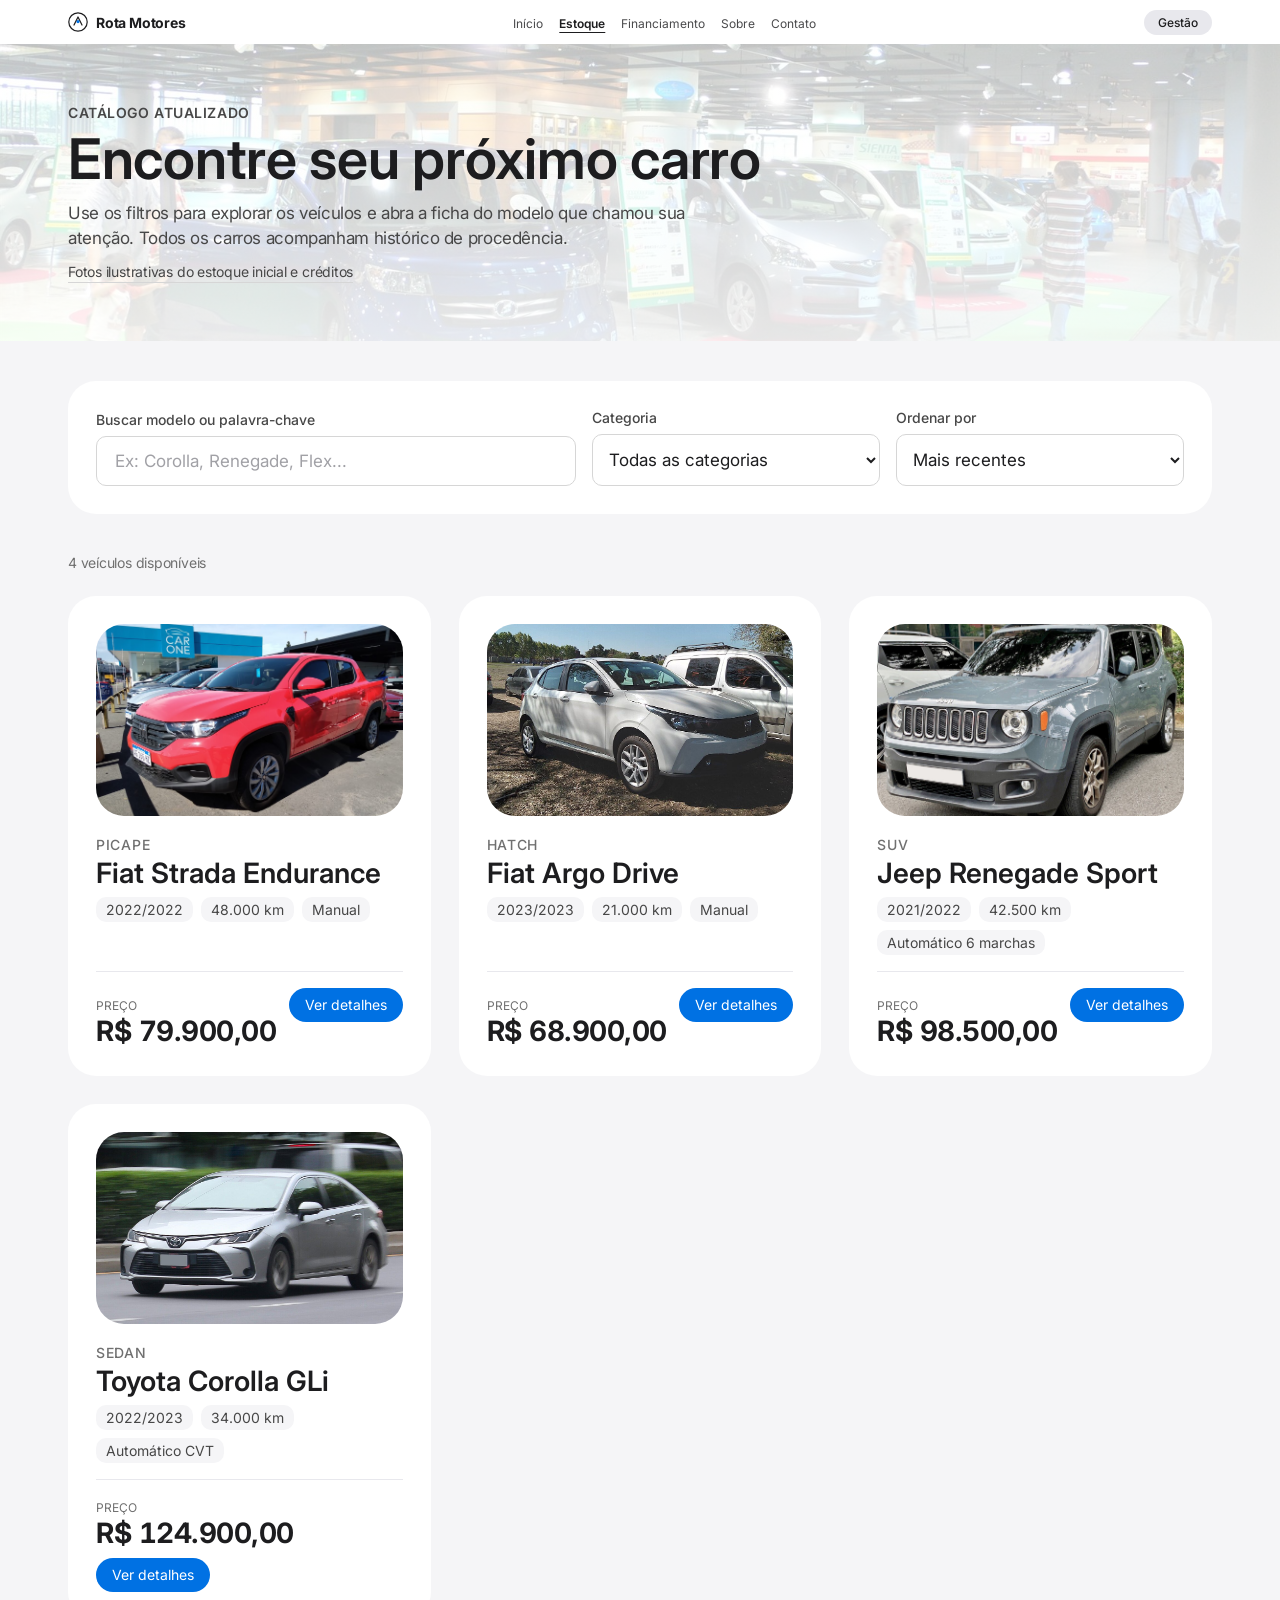
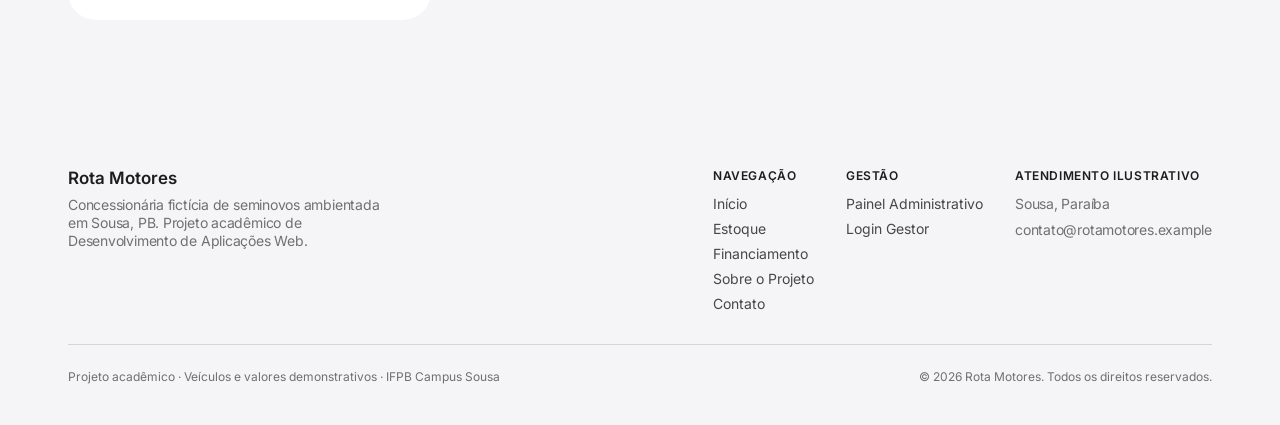
<file: site/estoque.html>
<!DOCTYPE html>
<html lang="pt-BR">
<head>
  <meta charset="UTF-8">
  <meta name="viewport" content="width=device-width, initial-scale=1.0">
  <title>Estoque — Rota Motores</title>
  <meta name="description" content="Explore nosso catálogo de seminovos inspecionados em Sousa, PB. Filtre por categoria, preço e quilometragem.">
  <link rel="preconnect" href="https://fonts.googleapis.com">
  <link rel="preconnect" href="https://fonts.gstatic.com" crossorigin>
  <link href="https://fonts.googleapis.com/css2?family=Inter:wght@400;500;600;700&display=swap" rel="stylesheet">
  <link rel="stylesheet" href="css/design-system.css">
  <style>
    .filter-bar {
      background-color: var(--color-paper);
      border-radius: var(--radius-cards);
      padding: var(--card-padding);
      display: grid;
      grid-template-columns: minmax(0, 2fr) minmax(0, 1.2fr) minmax(0, 1.2fr);
      gap: 16px;
      margin-bottom: var(--spacing-40);
      align-items: flex-end;
    }
    @media (max-width: 900px) {
      .filter-bar {
        grid-template-columns: minmax(0, 1fr);
      }
    }
  </style>
</head>
<body>

  <!-- Barra de Navegação Global Fixa -->
  <header class="global-nav">
    <div class="nav-container">
      <a href="index.html" class="nav-brand" aria-label="Rota Motores Página Inicial">
        <img src="assets/images/logo.svg" alt="" class="nav-brand-icon">
        <span>Rota Motores</span>
      </a>

      <nav class="nav-menu" aria-label="Navegação Principal">
        <div class="nav-item"><a href="index.html">Início</a></div>
        <div class="nav-item active"><a href="estoque.html">Estoque</a></div>
        <div class="nav-item"><a href="financiamento.html">Financiamento</a></div>
        <div class="nav-item"><a href="sobre.html">Sobre</a></div>
        <div class="nav-item"><a href="contato.html">Contato</a></div>
      </nav>

      <div class="nav-actions">
        <a href="admin.html" class="nav-btn-admin">Gestão</a>
        <button type="button" class="nav-toggle" aria-label="Abrir menu de navegação" aria-expanded="false" aria-controls="mobile-nav">
          <span></span>
          <span></span>
          <span></span>
        </button>
      </div>
    </div>
  </header>

  <!-- Drawer de Navegação Mobile -->
  <nav id="mobile-nav" class="mobile-nav-drawer" aria-label="Menu Mobile">
    <a href="index.html">Início</a>
    <a href="estoque.html">Estoque</a>
    <a href="financiamento.html">Financiamento</a>
    <a href="sobre.html">Sobre</a>
    <a href="contato.html">Contato</a>
    <a href="admin.html">Painel de Gestão</a>
  </nav>

  <main>
    <!-- Topo da Página (Faixa Branca) -->
    <section class="section section-compact section-white page-photo">
      <div class="container">
        <span class="section-eyebrow">Catálogo Atualizado</span>
        <h1 class="text-heading" style="margin-bottom: 12px;">Encontre seu próximo carro</h1>
        <p class="text-body-sm color-mid-gray" style="max-width: 640px;">
          Use os filtros para explorar os veículos e abra a ficha do modelo que chamou sua atenção. Todos os carros acompanham histórico de procedência.
        </p>
        <p class="photo-note text-caption color-mid-gray"><a href="sobre.html#creditos-fotos" class="hairline-link">Fotos ilustrativas do estoque inicial e créditos</a></p>
      </div>
    </section>

    <!-- Listagem e Filtros (Faixa Canvas) -->
    <section class="section section-canvas" style="padding-top: 40px;">
      <div class="container">
        <!-- Barra de Filtros -->
        <div class="filter-bar">
          <div>
            <label for="filtro-busca" class="form-label">Buscar modelo ou palavra-chave</label>
            <input type="text" id="filtro-busca" class="form-input" placeholder="Ex: Corolla, Renegade, Flex...">
          </div>

          <div>
            <label for="filtro-categoria" class="form-label">Categoria</label>
            <select id="filtro-categoria" class="form-select">
              <option value="">Todas as categorias</option>
              <option value="Sedan">Sedan</option>
              <option value="SUV">SUV</option>
              <option value="Hatch">Hatch</option>
              <option value="Picape">Picape</option>
            </select>
          </div>

          <div>
            <label for="filtro-ordenacao" class="form-label">Ordenar por</label>
            <select id="filtro-ordenacao" class="form-select">
              <option value="recentes">Mais recentes</option>
              <option value="preco-asc">Menor preço</option>
              <option value="preco-desc">Maior preço</option>
              <option value="km-asc">Menor quilometragem</option>
            </select>
          </div>
        </div>

        <!-- Indicador de Resultados -->
        <div style="display: flex; justify-content: space-between; align-items: center; margin-bottom: 24px;">
          <div id="contagem-resultados" class="text-caption color-mid-gray">Carregando catálogo...</div>
          <button id="btn-limpar-filtros" class="btn-pill-ghost btn-pill-sm" style="display: none;">Limpar filtros</button>
        </div>

        <!-- Grid de Cards do Catálogo -->
        <div class="grid-3" id="catalogo-grid">
          <!-- Inserido dinamicamente via JS -->
        </div>

        <!-- Estado Vazio -->
        <div id="estado-vazio" style="display: none; text-align: center; padding: 60px 20px; background-color: var(--color-paper); border-radius: var(--radius-cards);">
          <div style="font-size: 40px; margin-bottom: 16px;">🔍</div>
          <h3 class="text-subheading" style="margin-bottom: 8px;">Nenhum veículo encontrado.</h3>
          <p class="text-body-sm color-mid-gray" style="max-width: 440px; margin: 0 auto 24px;">
            Não encontramos veículos correspondentes aos critérios selecionados. Tente ajustar a busca ou limpar os filtros.
          </p>
          <button id="btn-redefinir" class="btn-pill-primary">Ver todos os veículos</button>
        </div>
      </div>
    </section>
  </main>

  <!-- Rodapé Global -->
  <footer class="global-footer">
    <div class="container">
      <div class="footer-top">
        <div class="footer-brand">
          <div class="footer-brand-title">Rota Motores</div>
          <p class="text-caption color-mid-gray">
            Concessionária fictícia de seminovos ambientada em Sousa, PB. Projeto acadêmico de Desenvolvimento de Aplicações Web.
          </p>
        </div>

        <div class="footer-links">
          <div class="footer-links-group">
            <h4>Navegação</h4>
            <a href="index.html">Início</a>
            <a href="estoque.html">Estoque</a>
            <a href="financiamento.html">Financiamento</a>
            <a href="sobre.html">Sobre o Projeto</a>
            <a href="contato.html">Contato</a>
          </div>

          <div class="footer-links-group">
            <h4>Gestão</h4>
            <a href="admin.html">Painel Administrativo</a>
            <a href="login.html">Login Gestor</a>
          </div>

          <div class="footer-links-group">
            <h4>Atendimento Ilustrativo</h4>
            <span class="text-caption color-mid-gray">Sousa, Paraíba</span>
            <span class="text-caption color-mid-gray">contato@rotamotores.example</span>
          </div>
        </div>
      </div>

      <div class="footer-bottom">
        <div class="footer-notice">
          Projeto acadêmico · Veículos e valores demonstrativos · IFPB Campus Sousa
        </div>
        <div>
          © 2026 Rota Motores. Todos os direitos reservados.
        </div>
      </div>
    </div>
  </footer>

  <script type="module" src="js/nav.mjs"></script>
  <script type="module">
    import { listarVeiculos } from "./js/db.mjs";
    import { formatarMoeda, formatarKm } from "./js/formatters.mjs";

    let todosVeiculos = [];

    const inputBusca = document.getElementById("filtro-busca");
    const selectCategoria = document.getElementById("filtro-categoria");
    const selectOrdenacao = document.getElementById("filtro-ordenacao");
    const grid = document.getElementById("catalogo-grid");
    const estadoVazio = document.getElementById("estado-vazio");
    const contagemElem = document.getElementById("contagem-resultados");
    const btnLimpar = document.getElementById("btn-limpar-filtros");
    const btnRedefinir = document.getElementById("btn-redefinir");

    async function carregarCatalogo() {
      try {
        todosVeiculos = await listarVeiculos();
        aplicarFiltros();
      } catch (err) {
        console.error("Erro ao carregar veículos:", err);
        contagemElem.textContent = "Erro ao carregar catálogo.";
      }
    }

    function aplicarFiltros() {
      const termo = (inputBusca.value || "").trim().toLowerCase();
      const categoria = selectCategoria.value;
      const ordenacao = selectOrdenacao.value;

      let filtrados = todosVeiculos.filter(v => {
        const textoCompleto = `${v.nome} ${v.categoria} ${v.combustivel || ''} ${v.cambio || ''} ${v.cor || ''}`.toLowerCase();
        const coincideTermo = !termo || textoCompleto.includes(termo);
        const coincideCategoria = !categoria || v.categoria === categoria;
        return coincideTermo && coincideCategoria;
      });

      // Ordenação
      if (ordenacao === "preco-asc") {
        filtrados.sort((a, b) => a.preco - b.preco);
      } else if (ordenacao === "preco-desc") {
        filtrados.sort((a, b) => b.preco - a.preco);
      } else if (ordenacao === "km-asc") {
        filtrados.sort((a, b) => a.km - b.km);
      } else {
        // Recentes
        filtrados.sort((a, b) => new Date(b.dataCadastro || 0) - new Date(a.dataCadastro || 0));
      }

      const totalFiltrosAtivos = termo || categoria;
      btnLimpar.style.display = totalFiltrosAtivos ? "inline-block" : "none";

      renderizar(filtrados);
    }

    function renderizar(lista) {
      if (lista.length === 0) {
        grid.style.display = "none";
        estadoVazio.style.display = "block";
        contagemElem.textContent = "0 veículos encontrados";
        return;
      }

      grid.style.display = "grid";
      estadoVazio.style.display = "none";
      contagemElem.textContent = `${lista.length} ${lista.length === 1 ? 'veículo disponível' : 'veículos disponíveis'}`;

      grid.innerHTML = lista.map(v => `
        <div class="card-showcase">
          <div class="card-media">
            <img src="${v.imagemUrl || 'assets/images/corolla.jpg'}" alt="${v.nome}" loading="lazy">
          </div>
          <div class="card-body">
            <span class="card-eyebrow">${v.categoria || 'Seminovo'}</span>
            <h2 class="card-title">${v.nome}</h2>
            <div class="card-specs">
              <span class="spec-chip">${v.ano || ''}</span>
              <span class="spec-chip">${formatarKm(v.km)}</span>
              <span class="spec-chip">${v.cambio || ''}</span>
            </div>
            <div class="card-price-box">
              <div>
                <span class="card-price-label">Preço</span>
                <div class="card-price-value">${formatarMoeda(v.preco)}</div>
              </div>
              <a href="veiculo.html?id=${v.id}" class="btn-pill-primary btn-pill-sm">Ver detalhes</a>
            </div>
          </div>
        </div>
      `).join("");
    }

    function limparFiltros() {
      inputBusca.value = "";
      selectCategoria.value = "";
      selectOrdenacao.value = "recentes";
      aplicarFiltros();
    }

    inputBusca.addEventListener("input", aplicarFiltros);
    selectCategoria.addEventListener("change", aplicarFiltros);
    selectOrdenacao.addEventListener("change", aplicarFiltros);
    btnLimpar.addEventListener("click", limparFiltros);
    btnRedefinir.addEventListener("click", limparFiltros);

    document.addEventListener("DOMContentLoaded", carregarCatalogo);
  </script>
</body>
</html>
</file>
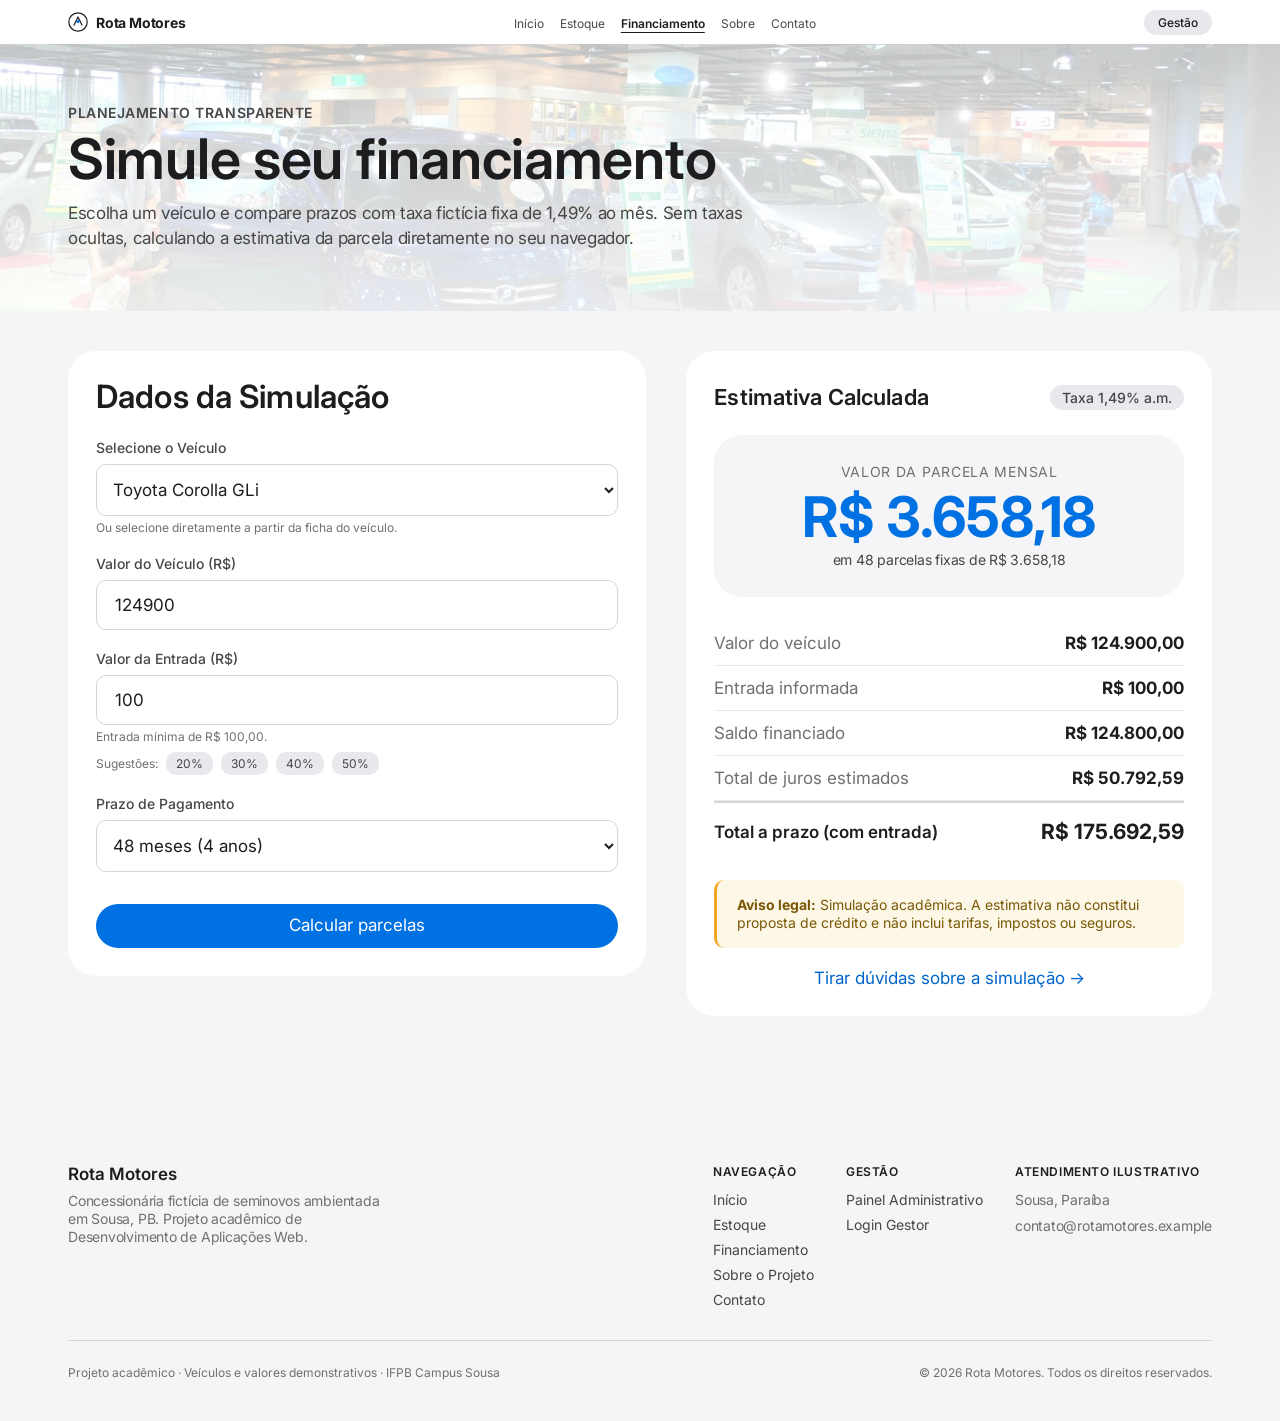
<file: site/financiamento.html>
<!DOCTYPE html>
<html lang="pt-BR">
<head>
  <meta charset="UTF-8">
  <meta name="viewport" content="width=device-width, initial-scale=1.0">
  <title>Simulador de Financiamento — Rota Motores</title>
  <meta name="description" content="Simule o financiamento do seu carro seminovo em Sousa, PB. Taxa fixa de 1,49% ao mês com prazos flexíveis de até 60 parcelas.">
  <link rel="preconnect" href="https://fonts.googleapis.com">
  <link rel="preconnect" href="https://fonts.gstatic.com" crossorigin>
  <link href="https://fonts.googleapis.com/css2?family=Inter:wght@400;500;600;700&display=swap" rel="stylesheet">
  <link rel="stylesheet" href="css/design-system.css">
  <style>
    .result-row {
      display: flex;
      flex-wrap: wrap;
      gap: var(--spacing-4) var(--spacing-12);
      justify-content: space-between;
      align-items: center;
      padding: 12px 0;
      border-bottom: 1px solid var(--color-cool-wash);
      font-size: var(--text-body-sm);
    }
    .result-row:last-child {
      border-bottom: none;
    }
    .percentage-chips {
      display: flex;
      flex-wrap: wrap;
      gap: 8px;
      margin-top: 8px;
    }
    .chip-btn {
      font-size: var(--text-micro);
      padding: 4px 10px;
      border-radius: var(--radius-lg);
      background-color: var(--color-cool-wash);
      color: var(--color-deep-gray);
      cursor: pointer;
      border: none;
      transition: background-color var(--transition-fast);
    }
    .chip-btn:hover {
      background-color: var(--color-hairline);
    }
    .result-header {
      display: flex;
      flex-wrap: wrap;
      gap: var(--spacing-8);
      justify-content: space-between;
      align-items: center;
      margin-bottom: var(--spacing-20);
    }
    @media (max-width: 768px) {
      .chip-btn {
        min-height: var(--spacing-44);
        min-width: var(--spacing-44);
      }
    }
  </style>
</head>
<body>

  <!-- Barra de Navegação Global Fixa -->
  <header class="global-nav">
    <div class="nav-container">
      <a href="index.html" class="nav-brand" aria-label="Rota Motores Página Inicial">
        <img src="assets/images/logo.svg" alt="" class="nav-brand-icon">
        <span>Rota Motores</span>
      </a>

      <nav class="nav-menu" aria-label="Navegação Principal">
        <div class="nav-item"><a href="index.html">Início</a></div>
        <div class="nav-item"><a href="estoque.html">Estoque</a></div>
        <div class="nav-item active"><a href="financiamento.html">Financiamento</a></div>
        <div class="nav-item"><a href="sobre.html">Sobre</a></div>
        <div class="nav-item"><a href="contato.html">Contato</a></div>
      </nav>

      <div class="nav-actions">
        <a href="admin.html" class="nav-btn-admin">Gestão</a>
        <button type="button" class="nav-toggle" aria-label="Abrir menu de navegação" aria-expanded="false" aria-controls="mobile-nav">
          <span></span>
          <span></span>
          <span></span>
        </button>
      </div>
    </div>
  </header>

  <!-- Drawer de Navegação Mobile -->
  <nav id="mobile-nav" class="mobile-nav-drawer" aria-label="Menu Mobile">
    <a href="index.html">Início</a>
    <a href="estoque.html">Estoque</a>
    <a href="financiamento.html">Financiamento</a>
    <a href="sobre.html">Sobre</a>
    <a href="contato.html">Contato</a>
    <a href="admin.html">Painel de Gestão</a>
  </nav>

  <main>
    <!-- Topo da Página (Faixa Branca) -->
    <section class="section section-compact section-white page-photo">
      <div class="container">
        <span class="section-eyebrow">Planejamento Transparente</span>
        <h1 class="text-heading" style="margin-bottom: 12px;">Simule seu financiamento</h1>
        <p class="text-body-sm color-mid-gray" style="max-width: 680px;">
          Escolha um veículo e compare prazos com taxa fictícia fixa de 1,49% ao mês. Sem taxas ocultas, calculando a estimativa da parcela diretamente no seu navegador.
        </p>
      </div>
    </section>

    <!-- Formulário e Resultados (Faixa Canvas) -->
    <section class="section section-canvas" style="padding-top: 40px;">
      <div class="container">
        <div class="split-layout" style="--split-main: 1.1fr;">
          
          <!-- Formulário de Simulação -->
          <div class="panel-surface">
            <h2 class="text-subheading" style="margin-bottom: 24px;">Dados da Simulação</h2>

            <form id="form-financiamento" novalidate>
              <!-- Seleção do Carro -->
              <div class="form-group">
                <label for="select-veiculo" class="form-label">Selecione o Veículo</label>
                <select id="select-veiculo" class="form-select">
                  <option value="">Valor manual</option>
                </select>
                <div class="form-help">Ou selecione diretamente a partir da ficha do veículo.</div>
              </div>

              <!-- Valor do Veículo -->
              <div class="form-group">
                <label for="input-preco" class="form-label">Valor do Veículo (R$)</label>
                <input type="number" id="input-preco" class="form-input" placeholder="0,00" step="100" min="100" required>
              </div>

              <!-- Valor da Entrada -->
              <div class="form-group">
                <label for="input-entrada" class="form-label">Valor da Entrada (R$)</label>
                <input type="number" id="input-entrada" class="form-input" step="0.01" aria-describedby="ajuda-entrada" required>
                <div id="ajuda-entrada" class="form-help"></div>
                <div class="percentage-chips">
                  <span class="color-mid-gray" style="font-size: var(--text-micro); align-self: center;">Sugestões:</span>
                  <button type="button" class="chip-btn" data-percent="0.20">20%</button>
                  <button type="button" class="chip-btn" data-percent="0.30">30%</button>
                  <button type="button" class="chip-btn" data-percent="0.40">40%</button>
                  <button type="button" class="chip-btn" data-percent="0.50">50%</button>
                </div>
              </div>

              <!-- Prazo em Meses -->
              <div class="form-group">
                <label for="select-prazo" class="form-label">Prazo de Pagamento</label>
                <select id="select-prazo" class="form-select" required>
                  <option value="12">12 meses (1 ano)</option>
                  <option value="24">24 meses (2 anos)</option>
                  <option value="36">36 meses (3 anos)</option>
                  <option value="48" selected>48 meses (4 anos)</option>
                  <option value="60">60 meses (5 anos)</option>
                </select>
              </div>

              <!-- Mensagem de Erro de Validação -->
              <div id="msg-erro" class="alert-notice alert-error" style="display: none;"></div>

              <div style="margin-top: 32px;">
                <button type="submit" class="btn-pill-primary" style="width: 100%;">
                  Calcular parcelas
                </button>
              </div>
            </form>
          </div>

          <!-- Resultado do Cálculo -->
          <div class="panel-surface sticky-panel">
            <div class="result-header">
              <h2 class="text-subheading" style="font-size: 22px;">Estimativa Calculada</h2>
              <span class="badge-pill badge-cool">Taxa 1,49% a.m.</span>
            </div>

            <!-- Destaque do Valor da Parcela -->
            <div style="background-color: var(--color-canvas); border-radius: var(--radius-cards); padding: var(--card-padding); text-align: center; margin-bottom: 24px;">
              <div class="text-caption color-mid-gray" style="text-transform: uppercase; letter-spacing: 0.05em; margin-bottom: 6px;">Valor da Parcela Mensal</div>
              <div id="res-parcela" class="text-heading" style="color: var(--color-electric-blue); font-weight: 700;">
                R$ 0,00
              </div>
              <div id="res-prazo-resumo" class="text-caption color-deep-gray" style="margin-top: 4px;">
                em 48 parcelas fixas
              </div>
            </div>

            <!-- Linhas de Detalhamento -->
            <div style="margin-bottom: 24px;">
              <div class="result-row">
                <span class="color-mid-gray">Valor do veículo</span>
                <strong id="res-preco-total">R$ 0,00</strong>
              </div>
              <div class="result-row">
                <span class="color-mid-gray">Entrada informada</span>
                <strong id="res-entrada">R$ 0,00</strong>
              </div>
              <div class="result-row">
                <span class="color-mid-gray">Saldo financiado</span>
                <strong id="res-saldo">R$ 0,00</strong>
              </div>
              <div class="result-row">
                <span class="color-mid-gray">Total de juros estimados</span>
                <strong id="res-juros">R$ 0,00</strong>
              </div>
              <div class="result-row" style="padding-top: 16px; border-top: 2px solid var(--color-hairline);">
                <span class="color-primary" style="font-weight: 600;">Total a prazo (com entrada)</span>
                <strong id="res-total-geral" style="font-size: var(--text-body); color: var(--color-primary-ink);">R$ 0,00</strong>
              </div>
            </div>

            <!-- Aviso Legal Acadêmico Obrigatório -->
            <div class="alert-notice alert-academic">
              <strong>Aviso legal:</strong> Simulação acadêmica. A estimativa não constitui proposta de crédito e não inclui tarifas, impostos ou seguros.
            </div>

            <div style="margin-top: 20px; text-align: center;">
              <a href="contato.html" class="arrow-link">Tirar dúvidas sobre a simulação <span class="arrow">→</span></a>
            </div>
          </div>

        </div>
      </div>
    </section>
  </main>

  <!-- Rodapé Global -->
  <footer class="global-footer">
    <div class="container">
      <div class="footer-top">
        <div class="footer-brand">
          <div class="footer-brand-title">Rota Motores</div>
          <p class="text-caption color-mid-gray">
            Concessionária fictícia de seminovos ambientada em Sousa, PB. Projeto acadêmico de Desenvolvimento de Aplicações Web.
          </p>
        </div>

        <div class="footer-links">
          <div class="footer-links-group">
            <h4>Navegação</h4>
            <a href="index.html">Início</a>
            <a href="estoque.html">Estoque</a>
            <a href="financiamento.html">Financiamento</a>
            <a href="sobre.html">Sobre o Projeto</a>
            <a href="contato.html">Contato</a>
          </div>

          <div class="footer-links-group">
            <h4>Gestão</h4>
            <a href="admin.html">Painel Administrativo</a>
            <a href="login.html">Login Gestor</a>
          </div>

          <div class="footer-links-group">
            <h4>Atendimento Ilustrativo</h4>
            <span class="text-caption color-mid-gray">Sousa, Paraíba</span>
            <span class="text-caption color-mid-gray">contato@rotamotores.example</span>
          </div>
        </div>
      </div>

      <div class="footer-bottom">
        <div class="footer-notice">
          Projeto acadêmico · Veículos e valores demonstrativos · IFPB Campus Sousa
        </div>
        <div>
          © 2026 Rota Motores. Todos os direitos reservados.
        </div>
      </div>
    </div>
  </footer>

  <script type="module" src="js/nav.mjs"></script>
  <script type="module">
    import { listarVeiculos } from "./js/db.mjs";
    import { formatarMoeda } from "./js/formatters.mjs";
    import { calcularFinanciamento, ENTRADA_MINIMA } from "./js/financiamento.mjs";

    let veiculosDisponiveis = [];

    const selectVeiculo = document.getElementById("select-veiculo");
    const inputPreco = document.getElementById("input-preco");
    const inputEntrada = document.getElementById("input-entrada");
    const selectPrazo = document.getElementById("select-prazo");
    const form = document.getElementById("form-financiamento");
    const msgErro = document.getElementById("msg-erro");

    inputEntrada.min = ENTRADA_MINIMA;
    inputEntrada.value = ENTRADA_MINIMA;
    document.getElementById("ajuda-entrada").textContent = `Entrada mínima de ${formatarMoeda(ENTRADA_MINIMA)}.`;

    // Elementos de exibição do resultado
    const resParcela = document.getElementById("res-parcela");
    const resPrazoResumo = document.getElementById("res-prazo-resumo");
    const resPrecoTotal = document.getElementById("res-preco-total");
    const resEntrada = document.getElementById("res-entrada");
    const resSaldo = document.getElementById("res-saldo");
    const resJuros = document.getElementById("res-juros");
    const resTotalGeral = document.getElementById("res-total-geral");

    async function inicializarSimulador() {
      try {
        veiculosDisponiveis = await listarVeiculos();

        for (const veiculo of veiculosDisponiveis) {
          selectVeiculo.add(new Option(veiculo.nome, veiculo.id));
        }

        const idParam = new URLSearchParams(window.location.search).get("id");
        const veiculoInicial = veiculosDisponiveis.find(v => String(v.id) === idParam) || veiculosDisponiveis[0];
        if (veiculoInicial) {
          selectVeiculo.value = String(veiculoInicial.id);
          preencherValores(veiculoInicial);
        }
      } catch (err) {
        console.error("Erro ao inicializar simulador:", err);
      }
    }

    function preencherValores(veiculo) {
      inputPreco.value = veiculo?.preco ?? "";
      inputEntrada.value = ENTRADA_MINIMA;
      executarCalculo();
    }

    selectVeiculo.addEventListener("change", () => {
      const veiculo = veiculosDisponiveis.find(v => String(v.id) === selectVeiculo.value);
      preencherValores(veiculo);
    });

    // Botões de atalho de porcentagem de entrada
    document.querySelectorAll(".chip-btn").forEach(btn => {
      btn.addEventListener("click", () => {
        const percent = parseFloat(btn.dataset.percent);
        const preco = parseFloat(inputPreco.value) || 0;
        if (preco > 0) {
          inputEntrada.value = Math.max(ENTRADA_MINIMA, Math.round(preco * percent));
          executarCalculo();
        }
      });
    });

    function executarCalculo() {
      msgErro.style.display = "none";
      msgErro.textContent = "";

      const preco = parseFloat(inputPreco.value) || 0;
      const entrada = parseFloat(inputEntrada.value) || 0;
      const prazo = parseInt(selectPrazo.value, 10) || 48;

      const resultado = calcularFinanciamento(preco, entrada, prazo);

      if (!resultado.valido) {
        msgErro.textContent = resultado.erro;
        msgErro.style.display = "block";
        resParcela.textContent = "R$ 0,00";
        resPrazoResumo.textContent = "Ajuste os valores para simular";
        resPrecoTotal.textContent = formatarMoeda(preco);
        resEntrada.textContent = formatarMoeda(entrada);
        resSaldo.textContent = "R$ 0,00";
        resJuros.textContent = "R$ 0,00";
        resTotalGeral.textContent = "R$ 0,00";
        return;
      }

      // Atualiza interface com os valores calculados
      resParcela.textContent = formatarMoeda(resultado.valorParcela);
      resPrazoResumo.textContent = `em ${resultado.prazoMeses} parcelas fixas de ${formatarMoeda(resultado.valorParcela)}`;
      resPrecoTotal.textContent = formatarMoeda(resultado.precoVeiculo);
      resEntrada.textContent = formatarMoeda(resultado.valorEntrada);
      resSaldo.textContent = formatarMoeda(resultado.saldoFinanciado);
      resJuros.textContent = formatarMoeda(resultado.totalJuros);
      resTotalGeral.textContent = formatarMoeda(resultado.totalPagoGeral);
    }

    form.addEventListener("submit", (e) => {
      e.preventDefault();
      executarCalculo();
    });

    inputPreco.addEventListener("input", executarCalculo);
    inputEntrada.addEventListener("input", executarCalculo);
    selectPrazo.addEventListener("change", executarCalculo);

    document.addEventListener("DOMContentLoaded", inicializarSimulador);
  </script>
</body>
</html>
</file>
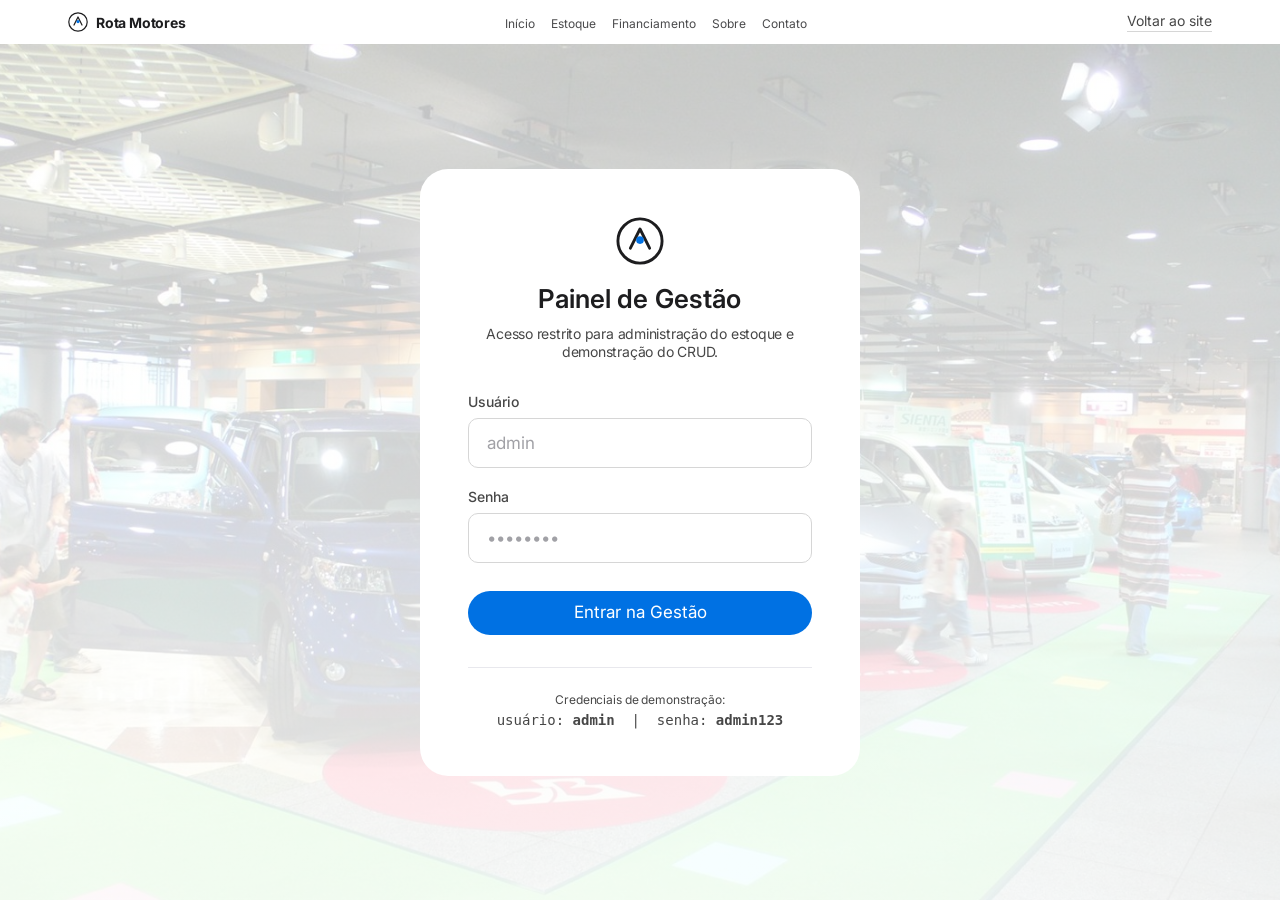
<file: site/login.html>
<!DOCTYPE html>
<html lang="pt-BR">
<head>
  <meta charset="UTF-8">
  <meta name="viewport" content="width=device-width, initial-scale=1.0">
  <title>Login da Gestão — Rota Motores</title>
  <meta name="description" content="Acesso restrito ao painel administrativo da Rota Motores.">
  <link rel="preconnect" href="https://fonts.googleapis.com">
  <link rel="preconnect" href="https://fonts.gstatic.com" crossorigin>
  <link href="https://fonts.googleapis.com/css2?family=Inter:wght@400;500;600;700&display=swap" rel="stylesheet">
  <link rel="stylesheet" href="css/design-system.css">
  <style>
    .login-wrapper {
      min-height: calc(100dvh - var(--nav-height));
      display: flex;
      align-items: center;
      justify-content: center;
      padding: var(--spacing-40) var(--spacing-20);
      background-color: var(--color-canvas);
    }
    .login-card {
      background-color: var(--color-paper);
      border-radius: var(--radius-cards);
      padding: 48px;
      width: 100%;
      max-width: 440px;
    }
    @media (max-width: 480px) {
      .login-card {
        padding: 32px 24px;
      }
    }
  </style>
</head>
<body>

  <!-- Barra de Navegação Global Fixa -->
  <header class="global-nav">
    <div class="nav-container">
      <a href="index.html" class="nav-brand" aria-label="Rota Motores Página Inicial">
        <img src="assets/images/logo.svg" alt="" class="nav-brand-icon">
        <span>Rota Motores</span>
      </a>

      <nav class="nav-menu" aria-label="Navegação Principal">
        <div class="nav-item"><a href="index.html">Início</a></div>
        <div class="nav-item"><a href="estoque.html">Estoque</a></div>
        <div class="nav-item"><a href="financiamento.html">Financiamento</a></div>
        <div class="nav-item"><a href="sobre.html">Sobre</a></div>
        <div class="nav-item"><a href="contato.html">Contato</a></div>
      </nav>

      <div class="nav-actions">
        <a href="index.html" class="hairline-link">Voltar ao site</a>
        <button type="button" class="nav-toggle" aria-label="Abrir menu de navegação" aria-expanded="false" aria-controls="mobile-nav">
          <span></span>
          <span></span>
          <span></span>
        </button>
      </div>
    </div>
  </header>

  <nav id="mobile-nav" class="mobile-nav-drawer" aria-label="Menu Mobile">
    <a href="index.html">Início</a>
    <a href="estoque.html">Estoque</a>
    <a href="financiamento.html">Financiamento</a>
    <a href="sobre.html">Sobre</a>
    <a href="contato.html">Contato</a>
  </nav>

  <main class="login-wrapper page-photo">
    <div class="login-card">
      <div style="text-align: center; margin-bottom: 32px;">
        <img src="assets/images/logo.svg" alt="" style="width: 48px; height: 48px; margin: 0 auto 16px;">
        <h1 class="text-subheading" style="font-size: 26px; margin-bottom: 8px;">Painel de Gestão</h1>
        <p class="text-caption color-mid-gray">
          Acesso restrito para administração do estoque e demonstração do CRUD.
        </p>
      </div>

      <div id="login-erro" class="alert-notice alert-error" style="display: none;"></div>

      <form id="form-login" novalidate>
        <div class="form-group">
          <label for="login-usuario" class="form-label">Usuário</label>
          <input type="text" id="login-usuario" class="form-input" placeholder="admin" autocomplete="username" required>
        </div>

        <div class="form-group">
          <label for="login-senha" class="form-label">Senha</label>
          <input type="password" id="login-senha" class="form-input" placeholder="••••••••" autocomplete="current-password" required>
        </div>

        <div style="margin-top: 28px;">
          <button type="submit" class="btn-pill-primary" style="width: 100%;">
            Entrar na Gestão
          </button>
        </div>
      </form>

      <!-- Instrução Didática para Avaliação -->
      <div style="margin-top: 32px; padding-top: 20px; border-top: 1px solid var(--color-cool-wash); text-align: center;">
        <span class="text-micro color-mid-gray">Credenciais de demonstração:</span>
        <div style="margin-top: 4px; font-size: var(--text-caption); font-family: monospace; color: var(--color-deep-gray);">
          usuário: <strong>admin</strong> &nbsp;|&nbsp; senha: <strong>admin123</strong>
        </div>
      </div>
    </div>
  </main>

  <script type="module" src="js/nav.mjs"></script>
  <script type="module">
    import { fazerLogin, estaAutenticado } from "./js/auth.mjs";

    // Se já estiver logado, redireciona direto para o painel
    if (estaAutenticado()) {
      const params = new URLSearchParams(window.location.search);
      const redirect = params.get("redirect") || "admin.html";
      window.location.href = redirect;
    }

    const form = document.getElementById("form-login");
    const inputUser = document.getElementById("login-usuario");
    const inputPass = document.getElementById("login-senha");
    const boxErro = document.getElementById("login-erro");

    form.addEventListener("submit", (e) => {
      e.preventDefault();
      boxErro.style.display = "none";
      boxErro.textContent = "";

      const user = inputUser.value;
      const pass = inputPass.value;

      const resultado = fazerLogin(user, pass);

      if (resultado.sucesso) {
        const params = new URLSearchParams(window.location.search);
        const destino = params.get("redirect") || "admin.html";
        window.location.href = destino;
      } else {
        boxErro.textContent = resultado.erro || "Usuário ou senha inválidos.";
        boxErro.style.display = "block";
        inputPass.value = "";
        inputPass.focus();
      }
    });
  </script>
</body>
</html>
</file>
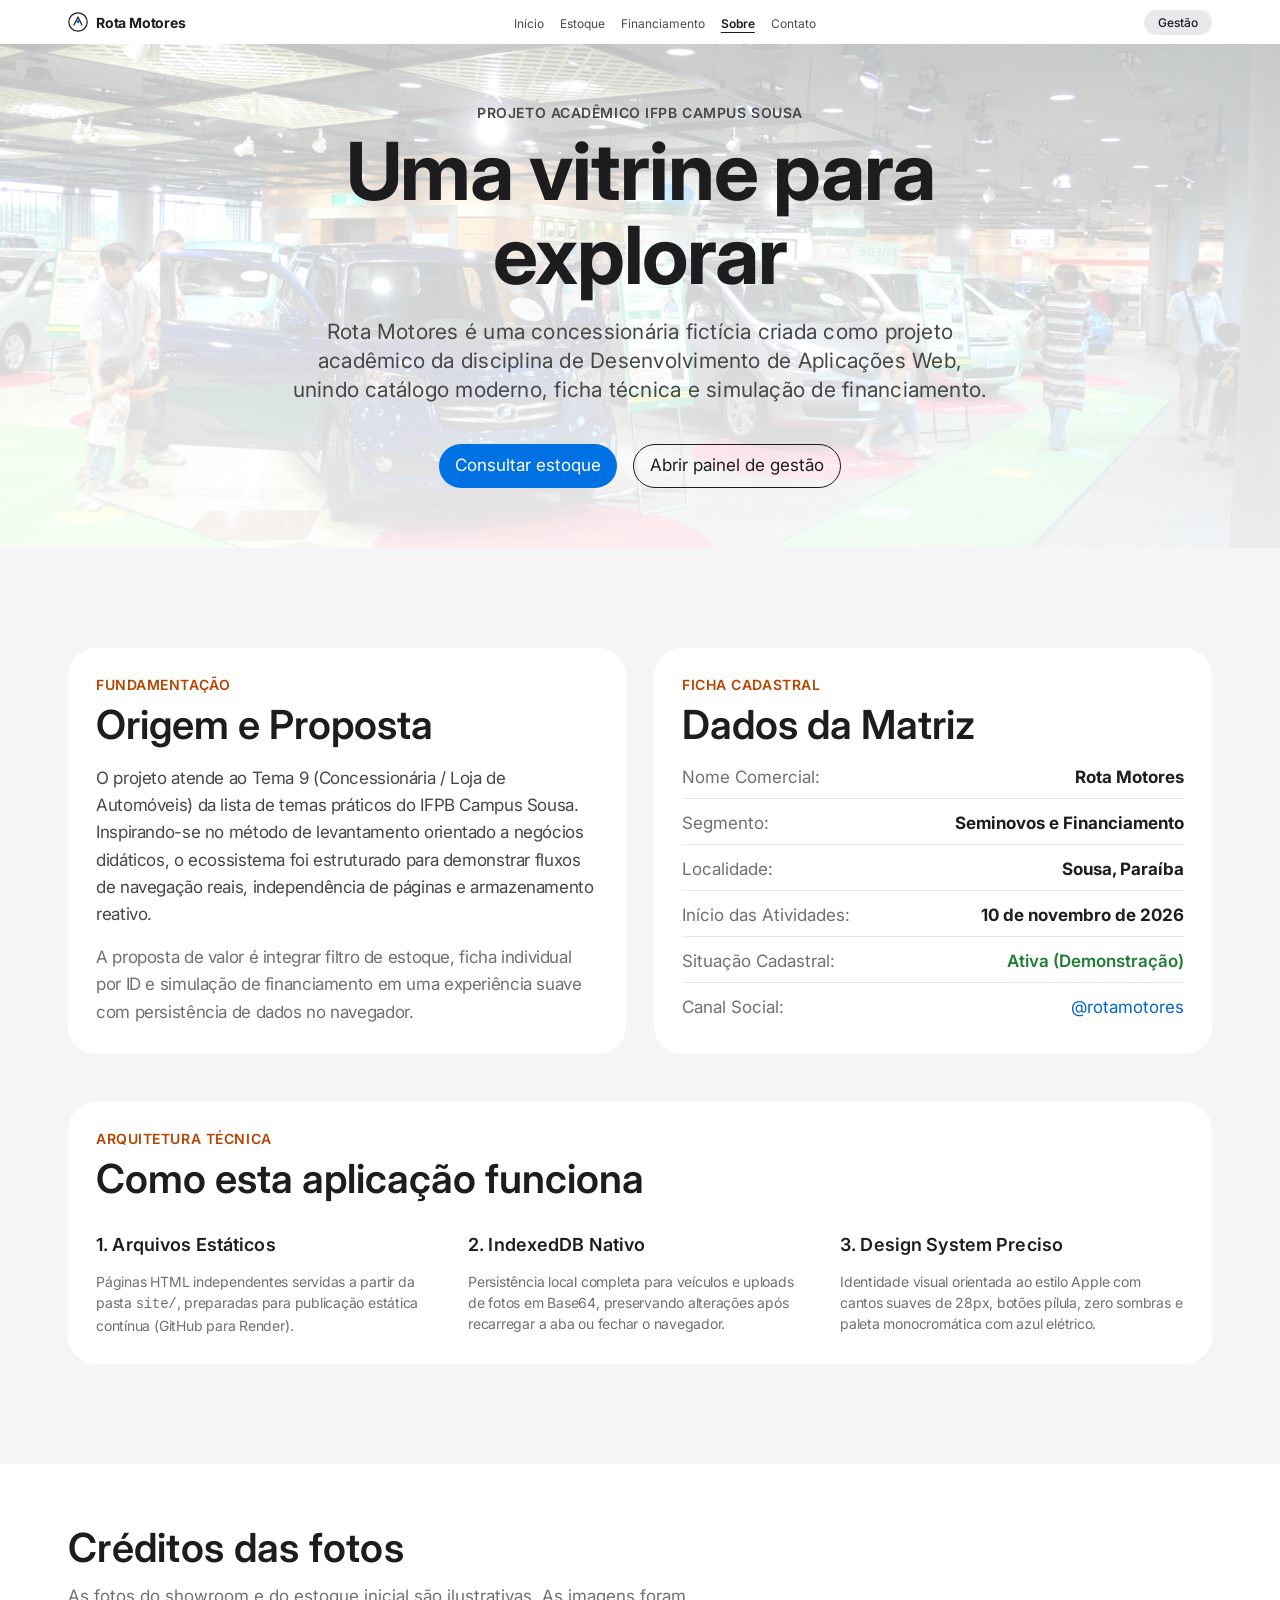
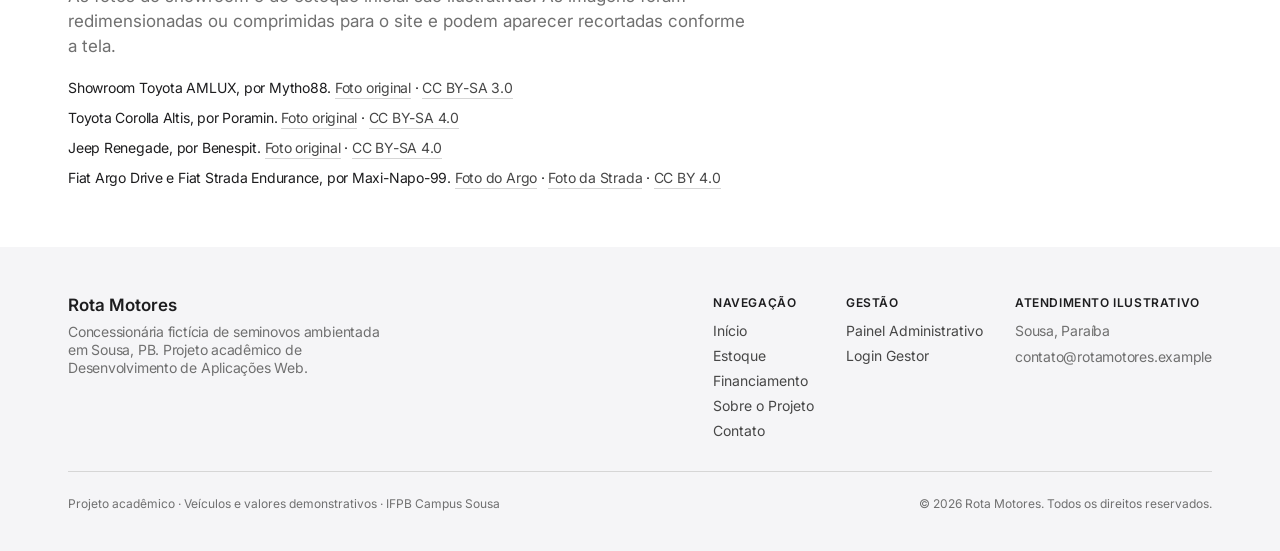
<file: site/sobre.html>
<!DOCTYPE html>
<html lang="pt-BR">
<head>
  <meta charset="UTF-8">
  <meta name="viewport" content="width=device-width, initial-scale=1.0">
  <title>Sobre o Projeto — Rota Motores</title>
  <meta name="description" content="Conheça a história e os fundamentos acadêmicos da Rota Motores, projeto desenvolvido para o IFPB Campus Sousa.">
  <link rel="preconnect" href="https://fonts.googleapis.com">
  <link rel="preconnect" href="https://fonts.gstatic.com" crossorigin>
  <link href="https://fonts.googleapis.com/css2?family=Inter:wght@400;500;600;700&display=swap" rel="stylesheet">
  <link rel="stylesheet" href="css/design-system.css">
  <style>
    .company-facts {
      display: flex;
      flex-direction: column;
      gap: var(--spacing-12);
      font-size: var(--text-body-sm);
      line-height: var(--leading-body-sm);
    }
    .company-facts li {
      flex-wrap: wrap;
      gap: var(--spacing-4) var(--spacing-12);
    }
    #creditos-fotos {
      scroll-margin-top: var(--nav-height);
    }
    .photo-credits-list {
      display: grid;
      gap: var(--spacing-12);
      margin-top: var(--spacing-20);
    }
  </style>
</head>
<body>

  <!-- Barra de Navegação Global Fixa -->
  <header class="global-nav">
    <div class="nav-container">
      <a href="index.html" class="nav-brand" aria-label="Rota Motores Página Inicial">
        <img src="assets/images/logo.svg" alt="" class="nav-brand-icon">
        <span>Rota Motores</span>
      </a>

      <nav class="nav-menu" aria-label="Navegação Principal">
        <div class="nav-item"><a href="index.html">Início</a></div>
        <div class="nav-item"><a href="estoque.html">Estoque</a></div>
        <div class="nav-item"><a href="financiamento.html">Financiamento</a></div>
        <div class="nav-item active"><a href="sobre.html">Sobre</a></div>
        <div class="nav-item"><a href="contato.html">Contato</a></div>
      </nav>

      <div class="nav-actions">
        <a href="admin.html" class="nav-btn-admin">Gestão</a>
        <button type="button" class="nav-toggle" aria-label="Abrir menu de navegação" aria-expanded="false" aria-controls="mobile-nav">
          <span></span>
          <span></span>
          <span></span>
        </button>
      </div>
    </div>
  </header>

  <!-- Drawer de Navegação Mobile -->
  <nav id="mobile-nav" class="mobile-nav-drawer" aria-label="Menu Mobile">
    <a href="index.html">Início</a>
    <a href="estoque.html">Estoque</a>
    <a href="financiamento.html">Financiamento</a>
    <a href="sobre.html">Sobre</a>
    <a href="contato.html">Contato</a>
    <a href="admin.html">Painel de Gestão</a>
  </nav>

  <main>
    <!-- Seção Topo / Hero Institucional (Faixa Branca) -->
    <section class="section section-compact section-white page-photo text-center">
      <div class="container-narrow">
        <span class="section-eyebrow">Projeto Acadêmico IFPB Campus Sousa</span>
        <h1 class="text-heading-lg" style="margin-bottom: 20px;">Uma vitrine para explorar</h1>
        <p class="text-body color-mid-gray text-center" style="margin-bottom: 40px;">
          Rota Motores é uma concessionária fictícia criada como projeto acadêmico da disciplina de Desenvolvimento de Aplicações Web, unindo catálogo moderno, ficha técnica e simulação de financiamento.
        </p>

        <div style="display: flex; gap: 16px; justify-content: center; flex-wrap: wrap;">
          <a href="estoque.html" class="btn-pill-primary">Consultar estoque</a>
          <a href="admin.html" class="btn-pill-ghost">Abrir painel de gestão</a>
        </div>
      </div>
    </section>

    <!-- Seção Detalhes e Identidade (Faixa Canvas) -->
    <section class="section section-canvas">
      <div class="container">
        <div class="grid-2" style="margin-bottom: 48px;">
          
          <div class="card-showcase">
            <span class="section-eyebrow">Fundamentação</span>
            <h2 class="text-heading-sm" style="margin-bottom: 16px;">Origem e Proposta</h2>
            <p class="text-body-sm color-deep-gray" style="line-height: 1.6; margin-bottom: 16px;">
              O projeto atende ao Tema 9 (Concessionária / Loja de Automóveis) da lista de temas práticos do IFPB Campus Sousa. Inspirando-se no método de levantamento orientado a negócios didáticos, o ecossistema foi estruturado para demonstrar fluxos de navegação reais, independência de páginas e armazenamento reativo.
            </p>
            <p class="text-body-sm color-mid-gray" style="line-height: 1.6;">
              A proposta de valor é integrar filtro de estoque, ficha individual por ID e simulação de financiamento em uma experiência suave com persistência de dados no navegador.
            </p>
          </div>

          <div class="card-showcase">
            <span class="section-eyebrow">Ficha Cadastral</span>
            <h2 class="text-heading-sm" style="margin-bottom: 16px;">Dados da Matriz</h2>
            <ul class="company-facts">
              <li style="display: flex; justify-content: space-between; border-bottom: 1px solid var(--color-cool-wash); padding-bottom: 8px;">
                <span class="color-mid-gray">Nome Comercial:</span>
                <strong>Rota Motores</strong>
              </li>
              <li style="display: flex; justify-content: space-between; border-bottom: 1px solid var(--color-cool-wash); padding-bottom: 8px;">
                <span class="color-mid-gray">Segmento:</span>
                <strong>Seminovos e Financiamento</strong>
              </li>
              <li style="display: flex; justify-content: space-between; border-bottom: 1px solid var(--color-cool-wash); padding-bottom: 8px;">
                <span class="color-mid-gray">Localidade:</span>
                <strong>Sousa, Paraíba</strong>
              </li>
              <li style="display: flex; justify-content: space-between; border-bottom: 1px solid var(--color-cool-wash); padding-bottom: 8px;">
                <span class="color-mid-gray">Início das Atividades:</span>
                <strong>10 de novembro de 2026</strong>
              </li>
              <li style="display: flex; justify-content: space-between; border-bottom: 1px solid var(--color-cool-wash); padding-bottom: 8px;">
                <span class="color-mid-gray">Situação Cadastral:</span>
                <span style="color: var(--color-success); font-weight: 600;">Ativa (Demonstração)</span>
              </li>
              <li style="display: flex; justify-content: space-between;">
                <span class="color-mid-gray">Canal Social:</span>
                <span class="color-blue">@rotamotores</span>
              </li>
            </ul>
          </div>

        </div>

        <!-- Card de Demonstração Técnica -->
        <div class="panel-surface">
          <span class="section-eyebrow">Arquitetura Técnica</span>
          <h2 class="text-heading-sm" style="margin-bottom: 16px;">Como esta aplicação funciona</h2>
          <div class="grid-3" style="margin-top: 24px;">
            <div>
              <h3 class="text-subheading" style="font-size: 18px; margin-bottom: 8px;">1. Arquivos Estáticos</h3>
              <p class="text-caption color-mid-gray" style="line-height: 1.5;">
                Páginas HTML independentes servidas a partir da pasta <code>site/</code>, preparadas para publicação estática contínua (GitHub para Render).
              </p>
            </div>
            <div>
              <h3 class="text-subheading" style="font-size: 18px; margin-bottom: 8px;">2. IndexedDB Nativo</h3>
              <p class="text-caption color-mid-gray" style="line-height: 1.5;">
                Persistência local completa para veículos e uploads de fotos em Base64, preservando alterações após recarregar a aba ou fechar o navegador.
              </p>
            </div>
            <div>
              <h3 class="text-subheading" style="font-size: 18px; margin-bottom: 8px;">3. Design System Preciso</h3>
              <p class="text-caption color-mid-gray" style="line-height: 1.5;">
                Identidade visual orientada ao estilo Apple com cantos suaves de 28px, botões pílula, zero sombras e paleta monocromática com azul elétrico.
              </p>
            </div>
          </div>
        </div>
      </div>
    </section>
    <section id="creditos-fotos" class="section section-compact section-white">
      <div class="container">
        <h2 class="section-title">Créditos das fotos</h2>
        <p class="section-desc">As fotos do showroom e do estoque inicial são ilustrativas. As imagens foram redimensionadas ou comprimidas para o site e podem aparecer recortadas conforme a tela.</p>
        <ul class="photo-credits-list text-caption">
          <li>Showroom Toyota AMLUX, por Mytho88. <a class="hairline-link" href="https://commons.wikimedia.org/wiki/File:AMLUX_02.jpg">Foto original</a> · <a class="hairline-link" href="https://creativecommons.org/licenses/by-sa/3.0/">CC BY-SA 3.0</a></li>
          <li>Toyota Corolla Altis, por Poramin. <a class="hairline-link" href="https://commons.wikimedia.org/wiki/File:Toyota_Corolla_Altis_Front_27082022.jpg">Foto original</a> · <a class="hairline-link" href="https://creativecommons.org/licenses/by-sa/4.0/">CC BY-SA 4.0</a></li>
          <li>Jeep Renegade, por Benespit. <a class="hairline-link" href="https://commons.wikimedia.org/wiki/File:0_Jeep_Renegade_1.jpg">Foto original</a> · <a class="hairline-link" href="https://creativecommons.org/licenses/by-sa/4.0/">CC BY-SA 4.0</a></li>
          <li>Fiat Argo Drive e Fiat Strada Endurance, por Maxi-Napo-99. <a class="hairline-link" href="https://commons.wikimedia.org/wiki/File:2023_Fiat_Argo_1.3_Drive_(facelift,_Brazil).jpg">Foto do Argo</a> · <a class="hairline-link" href="https://commons.wikimedia.org/wiki/File:2023_Fiat_Strada_1.4_Fire_Endurance.jpg">Foto da Strada</a> · <a class="hairline-link" href="https://creativecommons.org/licenses/by/4.0/">CC BY 4.0</a></li>
        </ul>
      </div>
    </section>
  </main>

  <!-- Rodapé Global -->
  <footer class="global-footer">
    <div class="container">
      <div class="footer-top">
        <div class="footer-brand">
          <div class="footer-brand-title">Rota Motores</div>
          <p class="text-caption color-mid-gray">
            Concessionária fictícia de seminovos ambientada em Sousa, PB. Projeto acadêmico de Desenvolvimento de Aplicações Web.
          </p>
        </div>

        <div class="footer-links">
          <div class="footer-links-group">
            <h4>Navegação</h4>
            <a href="index.html">Início</a>
            <a href="estoque.html">Estoque</a>
            <a href="financiamento.html">Financiamento</a>
            <a href="sobre.html">Sobre o Projeto</a>
            <a href="contato.html">Contato</a>
          </div>

          <div class="footer-links-group">
            <h4>Gestão</h4>
            <a href="admin.html">Painel Administrativo</a>
            <a href="login.html">Login Gestor</a>
          </div>

          <div class="footer-links-group">
            <h4>Atendimento Ilustrativo</h4>
            <span class="text-caption color-mid-gray">Sousa, Paraíba</span>
            <span class="text-caption color-mid-gray">contato@rotamotores.example</span>
          </div>
        </div>
      </div>

      <div class="footer-bottom">
        <div class="footer-notice">
          Projeto acadêmico · Veículos e valores demonstrativos · IFPB Campus Sousa
        </div>
        <div>
          © 2026 Rota Motores. Todos os direitos reservados.
        </div>
      </div>
    </div>
  </footer>

  <script type="module" src="js/nav.mjs"></script>
</body>
</html>
</file>
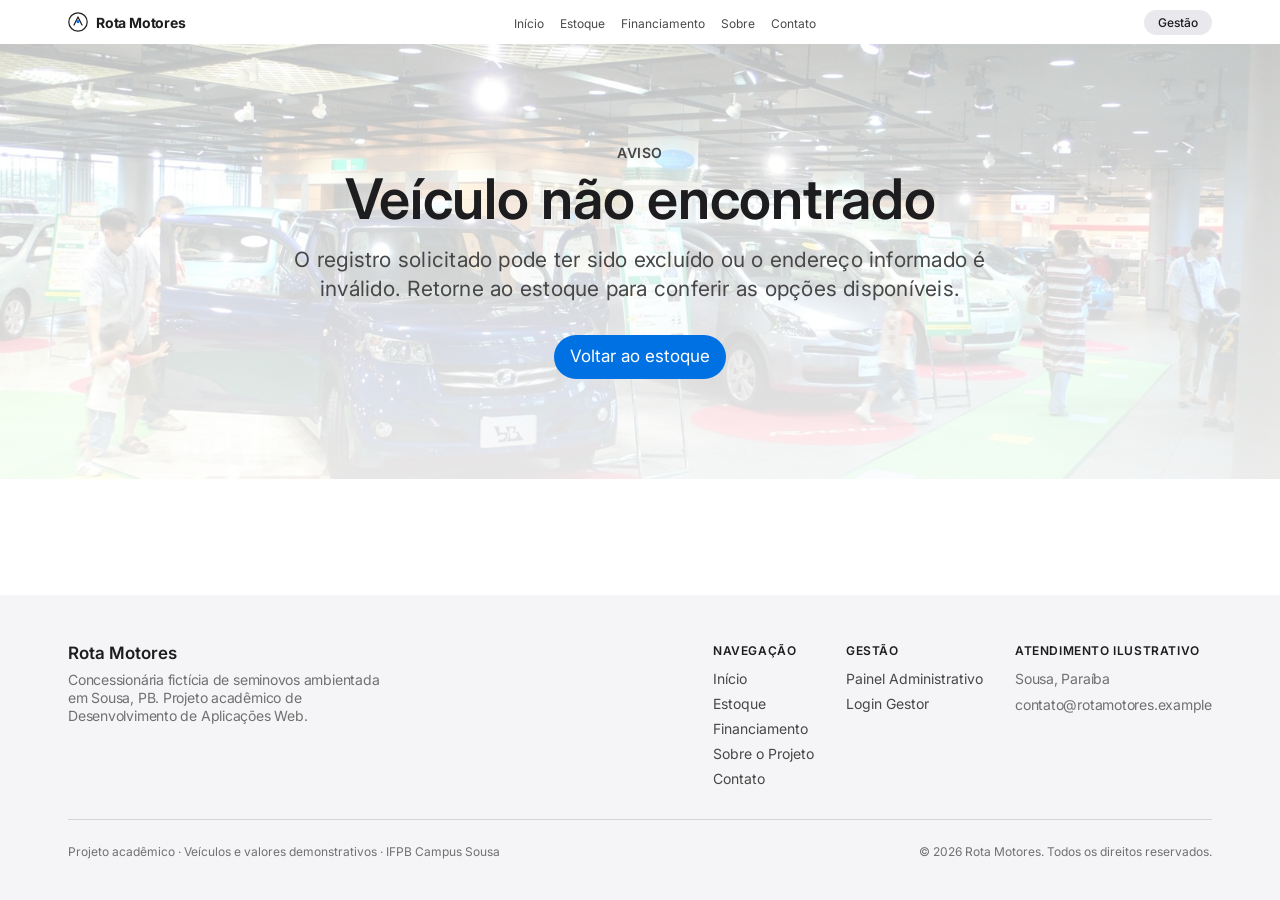
<file: site/veiculo.html>
<!DOCTYPE html>
<html lang="pt-BR">
<head>
  <meta charset="UTF-8">
  <meta name="viewport" content="width=device-width, initial-scale=1.0">
  <title>Detalhes do Veículo — Rota Motores</title>
  <meta name="description" content="Confira a ficha técnica completa, quilometragem, fotos e condições de financiamento do veículo seminovo.">
  <link rel="preconnect" href="https://fonts.googleapis.com">
  <link rel="preconnect" href="https://fonts.gstatic.com" crossorigin>
  <link href="https://fonts.googleapis.com/css2?family=Inter:wght@400;500;600;700&display=swap" rel="stylesheet">
  <link rel="stylesheet" href="css/design-system.css">
  <style>
    .specs-grid {
      display: grid;
      grid-template-columns: repeat(3, minmax(0, 1fr));
      gap: 16px;
      margin-bottom: var(--spacing-32);
    }
    .spec-item {
      background-color: var(--color-paper);
      padding: 20px;
      border-radius: var(--radius-lg);
    }
    .spec-item-label {
      font-size: var(--text-micro);
      color: var(--color-mid-gray);
      text-transform: uppercase;
      letter-spacing: 0.04em;
      margin-bottom: 4px;
    }
    .spec-item-value {
      font-size: var(--text-body);
      font-weight: var(--font-weight-semibold);
      color: var(--color-primary-ink);
    }
    @media (max-width: 768px) {
      .specs-grid {
        grid-template-columns: repeat(2, minmax(0, 1fr));
      }
    }
  </style>
</head>
<body>

  <!-- Barra de Navegação Global Fixa -->
  <header class="global-nav">
    <div class="nav-container">
      <a href="index.html" class="nav-brand" aria-label="Rota Motores Página Inicial">
        <img src="assets/images/logo.svg" alt="" class="nav-brand-icon">
        <span>Rota Motores</span>
      </a>

      <nav class="nav-menu" aria-label="Navegação Principal">
        <div class="nav-item"><a href="index.html">Início</a></div>
        <div class="nav-item active"><a href="estoque.html">Estoque</a></div>
        <div class="nav-item"><a href="financiamento.html">Financiamento</a></div>
        <div class="nav-item"><a href="sobre.html">Sobre</a></div>
        <div class="nav-item"><a href="contato.html">Contato</a></div>
      </nav>

      <div class="nav-actions">
        <a href="admin.html" class="nav-btn-admin">Gestão</a>
        <button type="button" class="nav-toggle" aria-label="Abrir menu de navegação" aria-expanded="false" aria-controls="mobile-nav">
          <span></span>
          <span></span>
          <span></span>
        </button>
      </div>
    </div>
  </header>

  <!-- Drawer de Navegação Mobile -->
  <nav id="mobile-nav" class="mobile-nav-drawer" aria-label="Menu Mobile">
    <a href="index.html">Início</a>
    <a href="estoque.html">Estoque</a>
    <a href="financiamento.html">Financiamento</a>
    <a href="sobre.html">Sobre</a>
    <a href="contato.html">Contato</a>
    <a href="admin.html">Painel de Gestão</a>
  </nav>

  <main>
    <!-- Área de Erro / Não Encontrado -->
    <div id="veiculo-nao-encontrado" class="section section-white page-photo" style="display: none; padding: 100px 0; text-align: center;">
      <div class="container-narrow">
        <span class="section-eyebrow">Aviso</span>
        <h1 class="text-heading" style="margin-bottom: 16px;">Veículo não encontrado</h1>
        <p class="text-body color-mid-gray" style="margin-bottom: 32px;">
          O registro solicitado pode ter sido excluído ou o endereço informado é inválido. Retorne ao estoque para conferir as opções disponíveis.
        </p>
        <a href="estoque.html" class="btn-pill-primary">Voltar ao estoque</a>
      </div>
    </div>

    <!-- Conteúdo do Veículo -->
    <div id="veiculo-conteudo">
      <!-- Seção Superior do Veículo (Faixa Branca) -->
      <section class="section section-compact section-white page-photo">
        <div class="container">
          <div style="margin-bottom: 24px;">
            <a href="estoque.html" class="arrow-link">← Voltar ao estoque</a>
          </div>

          <div style="display: flex; justify-content: space-between; align-items: flex-end; flex-wrap: wrap; gap: 20px; margin-bottom: 32px;">
            <div>
              <span id="veiculo-categoria" class="section-eyebrow">Categoria</span>
              <h1 id="veiculo-nome" class="text-heading">Carregando veículo...</h1>
            </div>
            <div style="text-align: right;">
              <span class="text-caption color-mid-gray">Valor à vista</span>
              <div id="veiculo-preco" class="text-heading-sm" style="color: var(--color-primary-ink); font-weight: 700;">
                R$ 0,00
              </div>
            </div>
          </div>

          <!-- Imagem Grande de Destaque -->
          <div style="width: 100%; border-radius: var(--radius-productimages); overflow: hidden; background-color: var(--color-canvas);">
            <img id="veiculo-imagem" alt="" style="width: 100%; max-height: 540px; object-fit: contain;">
          </div>
          <p id="veiculo-foto-nota" class="photo-note text-caption color-mid-gray" hidden><a href="sobre.html#creditos-fotos" class="hairline-link">Foto ilustrativa e créditos</a></p>
        </div>
      </section>

      <!-- Seção Ficha Técnica e Simulação (Faixa Canvas) -->
      <section class="section section-canvas">
        <div class="container">
          <div class="split-layout" style="--split-main: 1.6fr;">
            
            <!-- Coluna Esquerda: Especificações e Descrição -->
            <div>
              <h2 class="text-heading-sm" style="margin-bottom: 24px;">Ficha Técnica</h2>
              
              <div class="specs-grid">
                <div class="spec-item">
                  <div class="spec-item-label">Ano / Modelo</div>
                  <div class="spec-item-value" id="spec-ano">—</div>
                </div>
                <div class="spec-item">
                  <div class="spec-item-label">Quilometragem</div>
                  <div class="spec-item-value" id="spec-km">—</div>
                </div>
                <div class="spec-item">
                  <div class="spec-item-label">Câmbio</div>
                  <div class="spec-item-value" id="spec-cambio">—</div>
                </div>
                <div class="spec-item">
                  <div class="spec-item-label">Combustível</div>
                  <div class="spec-item-value" id="spec-combustivel">—</div>
                </div>
                <div class="spec-item">
                  <div class="spec-item-label">Cor</div>
                  <div class="spec-item-value" id="spec-cor">—</div>
                </div>
                <div class="spec-item">
                  <div class="spec-item-label">Situação</div>
                  <div class="spec-item-value" style="color: var(--color-success);">Disponível</div>
                </div>
              </div>

              <div class="panel-surface" style="margin-top: var(--spacing-24);">
                <h3 class="text-subheading" style="font-size: 20px; margin-bottom: 16px;">Sobre este seminovo</h3>
                <p id="veiculo-descricao" class="text-body-sm color-deep-gray" style="line-height: 1.6;">
                  Carregando descrição...
                </p>
              </div>
            </div>

            <!-- Coluna Direita: Caixa de Decisão / Simulação -->
            <div class="panel-surface sticky-panel">
              <span class="badge-pill badge-cool" style="margin-bottom: 12px;">Planejamento Financeiro</span>
              <h3 class="text-subheading" style="margin-bottom: 8px;">Gostou deste modelo?</h3>
              <p class="text-body-sm color-mid-gray" style="margin-bottom: 24px;">
                Veja uma estimativa real de parcelamento calculada com taxa fixa de 1,49% ao mês.
              </p>

              <div style="background-color: var(--color-canvas); border-radius: var(--radius-lg); padding: 18px; margin-bottom: 24px;">
                <div style="font-size: var(--text-micro); text-transform: uppercase; color: var(--color-mid-gray); margin-bottom: 4px;">Preço base</div>
                <div id="card-lateral-preco" style="font-size: var(--text-body-lg); font-weight: 700; color: var(--color-primary-ink);">R$ 0,00</div>
              </div>

              <div style="display: flex; flex-direction: column; gap: 12px;">
                <a id="btn-simular-veiculo" href="financiamento.html" class="btn-pill-primary" style="width: 100%;">
                  Simular este veículo
                </a>
                <a href="contato.html" class="btn-pill-ghost" style="width: 100%;">
                  Falar sobre este carro
                </a>
              </div>

              <div style="margin-top: 24px; padding-top: 16px; border-top: 1px solid var(--color-cool-wash); font-size: var(--text-micro); color: var(--color-mid-gray); line-height: 1.4;">
                Garantia de 90 dias de motor e câmbio. Laudo cautelar pericial disponível para consulta.
              </div>
            </div>

          </div>
        </div>
      </section>
    </div>
  </main>

  <!-- Rodapé Global -->
  <footer class="global-footer">
    <div class="container">
      <div class="footer-top">
        <div class="footer-brand">
          <div class="footer-brand-title">Rota Motores</div>
          <p class="text-caption color-mid-gray">
            Concessionária fictícia de seminovos ambientada em Sousa, PB. Projeto acadêmico de Desenvolvimento de Aplicações Web.
          </p>
        </div>

        <div class="footer-links">
          <div class="footer-links-group">
            <h4>Navegação</h4>
            <a href="index.html">Início</a>
            <a href="estoque.html">Estoque</a>
            <a href="financiamento.html">Financiamento</a>
            <a href="sobre.html">Sobre o Projeto</a>
            <a href="contato.html">Contato</a>
          </div>

          <div class="footer-links-group">
            <h4>Gestão</h4>
            <a href="admin.html">Painel Administrativo</a>
            <a href="login.html">Login Gestor</a>
          </div>

          <div class="footer-links-group">
            <h4>Atendimento Ilustrativo</h4>
            <span class="text-caption color-mid-gray">Sousa, Paraíba</span>
            <span class="text-caption color-mid-gray">contato@rotamotores.example</span>
          </div>
        </div>
      </div>

      <div class="footer-bottom">
        <div class="footer-notice">
          Projeto acadêmico · Veículos e valores demonstrativos · IFPB Campus Sousa
        </div>
        <div>
          © 2026 Rota Motores. Todos os direitos reservados.
        </div>
      </div>
    </div>
  </footer>

  <script type="module" src="js/nav.mjs"></script>
  <script type="module">
    import { obterVeiculoPorId } from "./js/db.mjs";
    import { formatarMoeda, formatarKm } from "./js/formatters.mjs";
    import { FOTOS_PADRAO } from "./assets/dados.mjs";

    async function carregarFicha() {
      const params = new URLSearchParams(window.location.search);
      const id = params.get("id");

      const divConteudo = document.getElementById("veiculo-conteudo");
      const divErro = document.getElementById("veiculo-nao-encontrado");

      if (!id) {
        divConteudo.style.display = "none";
        divErro.style.display = "block";
        return;
      }

      try {
        const veiculo = await obterVeiculoPorId(id);
        if (!veiculo) {
          divConteudo.style.display = "none";
          divErro.style.display = "block";
          return;
        }

        // Preenche dados na página
        document.title = `${veiculo.nome} — Rota Motores`;
        document.getElementById("veiculo-nome").textContent = veiculo.nome;
        document.getElementById("veiculo-categoria").textContent = `Seminovos · ${veiculo.categoria || 'Geral'}`;
        
        const precoFormatado = formatarMoeda(veiculo.preco);
        document.getElementById("veiculo-preco").textContent = precoFormatado;
        document.getElementById("card-lateral-preco").textContent = precoFormatado;

        const imgEl = document.getElementById("veiculo-imagem");
        const foto = veiculo.imagemUrl || FOTOS_PADRAO[veiculo.categoria] || FOTOS_PADRAO.Sedan;
        const fotoIlustrativa = Object.values(FOTOS_PADRAO).includes(foto);
        imgEl.src = foto;
        imgEl.alt = fotoIlustrativa ? `Foto ilustrativa para a ficha de ${veiculo.nome}` : veiculo.nome;
        document.getElementById("veiculo-foto-nota").hidden = !fotoIlustrativa;

        document.getElementById("spec-ano").textContent = veiculo.ano || "—";
        document.getElementById("spec-km").textContent = formatarKm(veiculo.km);
        document.getElementById("spec-cambio").textContent = veiculo.cambio || "—";
        document.getElementById("spec-combustivel").textContent = veiculo.combustivel || "Flex";
        document.getElementById("spec-cor").textContent = veiculo.cor || "—";
        document.getElementById("veiculo-descricao").textContent = veiculo.descricao || "Sem detalhes adicionais cadastrados.";

        // Link para o simulador com o ID vinculado
        const btnSimular = document.getElementById("btn-simular-veiculo");
        btnSimular.href = `financiamento.html?id=${veiculo.id}`;

      } catch (err) {
        console.error("Erro ao obter dados do veículo:", err);
        divConteudo.style.display = "none";
        divErro.style.display = "block";
      }
    }

    document.addEventListener("DOMContentLoaded", carregarFicha);
  </script>
</body>
</html>
</file>
<file: site/css/design-system.css>
/* ==========================================================================
   Design System — Rota Motores
   Baseado na referência visual Apple (España) / Design System Oficial
   "Cathedral of white space with whispered headlines"
   ========================================================================== */

:root {
  /* Colors */
  --color-primary-ink: #1d1d1f;
  --gradient-primary-ink: linear-gradient(184deg, #1d1d1f 20%, #0000f9 76%, #252525 95%);
  --color-mid-gray: #707070;
  --color-deep-gray: #474747;
  --color-hairline: #d6d6d6;
  --color-canvas: #f5f5f7;
  --color-paper: #ffffff;
  --color-cool-wash: #e8e8ed;
  --color-faded-surface: #fafafc;
  --color-quiet-dot: #777779;
  --color-electric-blue: #0071e3;
  --color-electric-blue-hover: #0077ed;
  --color-link-blue: #0066cc;
  --color-ember: #b64400;
  --color-ember-soft: #fff3eb;
  --color-success: #1e7e34;
  --color-success-soft: #edf7ee;

  /* Product finishes swatches */
  --color-sky: #c8d8e0;
  --color-citrus: #dddc8c;
  --color-starlight: #f0e4d3;
  --color-silver: #e3e4e5;
  --color-blush: #e8d0d0;
  --color-indigo: #596680;
  --color-midnight: #2e3642;

  /* Typography Families */
  --font-sf-pro-display: 'SF Pro Display', 'Inter', ui-sans-serif, system-ui, -apple-system, BlinkMacSystemFont, "Segoe UI", Roboto, sans-serif;
  --font-sf-pro-text: 'SF Pro Text', 'Inter', ui-sans-serif, system-ui, -apple-system, BlinkMacSystemFont, "Segoe UI", Roboto, sans-serif;

  /* Typography Scale */
  --text-micro: 12px;
  --leading-micro: 16px;
  --tracking-micro: -0.12px;

  --text-caption: 14px;
  --leading-caption: 18px;
  --tracking-caption: -0.224px;

  --text-body-sm: 17px;
  --leading-body-sm: 25px;
  --tracking-body-sm: -0.374px;

  --text-body: 21px;
  --leading-body: 29px;
  --tracking-body: 0.231px;

  --text-body-lg: 28px;
  --leading-body-lg: 32px;
  --tracking-body-lg: 0.196px;

  --text-subheading: 32px;
  --leading-subheading: 36px;
  --tracking-subheading: 0.128px;

  --text-heading-sm: 40px;
  --leading-heading-sm: 48px;

  --text-heading: 56px;
  --leading-heading: 60px;
  --tracking-heading: -0.28px;

  --text-heading-lg: 80px;
  --leading-heading-lg: 84px;
  --tracking-heading-lg: -1.2px;

  --text-display: 96px;
  --leading-display: 100px;
  --tracking-display: -1.44px;

  /* Typography Weights */
  --font-weight-regular: 400;
  --font-weight-medium: 500;
  --font-weight-semibold: 600;
  --font-weight-bold: 700;

  /* Spacing Scale (4px base) */
  --spacing-4: 4px;
  --spacing-8: 8px;
  --spacing-12: 12px;
  --spacing-16: 16px;
  --spacing-20: 20px;
  --spacing-24: 24px;
  --spacing-28: 28px;
  --spacing-32: 32px;
  --spacing-40: 40px;
  --spacing-44: 44px;
  --spacing-48: 48px;
  --spacing-52: 52px;
  --spacing-64: 64px;
  --spacing-76: 76px;
  --spacing-80: 80px;
  --spacing-100: 100px;
  --spacing-120: 120px;
  --spacing-144: 144px;

  /* Layout */
  --page-max-width: 1200px;
  --section-gap: 100px;
  --card-padding: 28px;
  --nav-height: var(--spacing-44);

  /* Radii */
  --radius-lg: 10px;
  --radius-cards: 28px;
  --radius-badges: 36px;
  --radius-buttons: 980px;
  --radius-smallbuttons: 999px;
  --radius-productimages: 28px;

  /* Transitions */
  --transition-fast: 0.18s cubic-bezier(0.16, 1, 0.3, 1);
  --transition-standard: 0.3s cubic-bezier(0.16, 1, 0.3, 1);
  --transition-smooth: 0.5s cubic-bezier(0.16, 1, 0.3, 1);
}

/* ==========================================================================
   CSS Reset & Base Rules
   ========================================================================== */

*, *::before, *::after {
  box-sizing: border-box;
  margin: 0;
  padding: 0;
}

html {
  font-family: var(--font-sf-pro-text);
  font-size: 16px;
  color: var(--color-primary-ink);
  background-color: var(--color-paper);
  -webkit-font-smoothing: antialiased;
  -moz-osx-font-smoothing: grayscale;
  text-rendering: optimizeLegibility;
  scroll-behavior: smooth;
}

body {
  min-height: 100vh;
  display: flex;
  flex-direction: column;
  color: var(--color-primary-ink);
  background-color: var(--color-paper);
  overflow-wrap: anywhere;
}

main {
  flex: 1 0 auto;
}

img, svg {
  display: block;
  max-width: 100%;
  height: auto;
}

a {
  color: inherit;
  text-decoration: none;
  transition: opacity var(--transition-fast), color var(--transition-fast);
}

:focus-visible {
  outline: 2px solid var(--color-link-blue);
  outline-offset: 2px;
}

button, input, select, textarea {
  font: inherit;
  color: inherit;
  border: none;
}

button {
  cursor: pointer;
  background: none;
}

ul, ol {
  list-style: none;
}

/* ==========================================================================
   Typography Utilities
   ========================================================================== */

.font-display {
  font-family: var(--font-sf-pro-display);
}

.text-display {
  font-family: var(--font-sf-pro-display);
  font-size: var(--text-display);
  line-height: var(--leading-display);
  letter-spacing: var(--tracking-display);
  font-weight: var(--font-weight-bold);
}

.text-heading-lg {
  font-family: var(--font-sf-pro-display);
  font-size: var(--text-heading-lg);
  line-height: var(--leading-heading-lg);
  letter-spacing: var(--tracking-heading-lg);
  font-weight: var(--font-weight-bold);
}

.text-heading {
  font-family: var(--font-sf-pro-display);
  font-size: var(--text-heading);
  line-height: var(--leading-heading);
  letter-spacing: var(--tracking-heading);
  font-weight: var(--font-weight-semibold);
}

.text-heading-sm {
  font-family: var(--font-sf-pro-display);
  font-size: var(--text-heading-sm);
  line-height: var(--leading-heading-sm);
  font-weight: var(--font-weight-semibold);
}

.text-subheading {
  font-family: var(--font-sf-pro-display);
  font-size: var(--text-subheading);
  line-height: var(--leading-subheading);
  letter-spacing: var(--tracking-subheading);
  font-weight: var(--font-weight-semibold);
}

.text-body-lg {
  font-size: var(--text-body-lg);
  line-height: var(--leading-body-lg);
  letter-spacing: var(--tracking-body-lg);
  font-weight: var(--font-weight-regular);
}

.text-body {
  font-size: var(--text-body);
  line-height: var(--leading-body);
  letter-spacing: var(--tracking-body);
  font-weight: var(--font-weight-regular);
}

.text-body-sm {
  font-size: var(--text-body-sm);
  line-height: var(--leading-body-sm);
  letter-spacing: var(--tracking-body-sm);
  font-weight: var(--font-weight-regular);
}

.text-caption {
  font-size: var(--text-caption);
  line-height: var(--leading-caption);
  letter-spacing: var(--tracking-caption);
  font-weight: var(--font-weight-regular);
}

.text-micro {
  font-size: var(--text-micro);
  line-height: var(--leading-micro);
  letter-spacing: var(--tracking-micro);
  font-weight: var(--font-weight-regular);
}

.color-primary { color: var(--color-primary-ink); }
.color-mid-gray { color: var(--color-mid-gray); }
.color-deep-gray { color: var(--color-deep-gray); }
.color-blue { color: var(--color-link-blue); }
.color-ember { color: var(--color-ember); }

.text-center { text-align: center; }
.text-left { text-align: left; }
.text-right { text-align: right; }

/* ==========================================================================
   Layout Containers & Alternating Bands
   ========================================================================== */

.container {
  width: 100%;
  max-width: var(--page-max-width);
  margin-left: auto;
  margin-right: auto;
  padding-left: var(--spacing-28);
  padding-right: var(--spacing-28);
}

.container-narrow {
  width: 100%;
  max-width: 760px;
  margin-left: auto;
  margin-right: auto;
  padding-left: var(--spacing-28);
  padding-right: var(--spacing-28);
}

.section {
  width: 100%;
  padding-top: var(--section-gap);
  padding-bottom: var(--section-gap);
  position: relative;
}

.section-hero {
  padding-top: 60px;
  padding-bottom: 90px;
}

.section-compact {
  padding-top: 60px;
  padding-bottom: 60px;
}

/* Alternating white/canvas bands */
.section-white {
  background-color: var(--color-paper);
}

.section-canvas {
  background-color: var(--color-canvas);
}

.page-photo {
  background-image:
    linear-gradient(180deg, rgba(255, 255, 255, 0.74), rgba(255, 255, 255, 0.9)),
    url("../assets/images/showroom.jpg");
  background-position: center;
  background-size: cover;
}

.page-photo .section-eyebrow,
.page-photo .color-mid-gray {
  color: var(--color-deep-gray);
}

.photo-note {
  margin-top: var(--spacing-12);
}

.section-header {
  margin-bottom: var(--spacing-48);
}

.section-eyebrow {
  display: block;
  font-size: var(--text-caption);
  letter-spacing: 0.04em;
  text-transform: uppercase;
  color: var(--color-ember);
  font-weight: var(--font-weight-semibold);
  margin-bottom: var(--spacing-8);
}

.section-title {
  font-family: var(--font-sf-pro-display);
  font-size: var(--text-heading-sm);
  line-height: var(--leading-heading-sm);
  font-weight: var(--font-weight-semibold);
  color: var(--color-primary-ink);
  letter-spacing: 0.007em;
}

.section-desc {
  margin-top: var(--spacing-12);
  font-size: var(--text-body-sm);
  line-height: var(--leading-body-sm);
  color: var(--color-mid-gray);
  max-width: 680px;
}

/* ==========================================================================
   Global Sticky Navigation
   ========================================================================== */

.global-nav {
  position: sticky;
  top: 0;
  left: 0;
  width: 100%;
  height: var(--nav-height);
  background-color: rgba(255, 255, 255, 0.85);
  backdrop-filter: saturate(180%) blur(20px);
  -webkit-backdrop-filter: saturate(180%) blur(20px);
  z-index: 999;
  transition: background-color var(--transition-fast);
}

.global-nav .nav-container {
  display: flex;
  align-items: center;
  justify-content: space-between;
  height: 100%;
  max-width: var(--page-max-width);
  margin: 0 auto;
  padding: 0 var(--spacing-28);
}

.nav-brand {
  display: flex;
  align-items: center;
  gap: var(--spacing-8);
  font-family: var(--font-sf-pro-display);
  font-size: var(--text-caption);
  font-weight: var(--font-weight-bold);
  letter-spacing: -0.2px;
  color: var(--color-primary-ink);
}

.nav-brand-icon {
  width: 20px;
  height: 20px;
  fill: currentColor;
}

.nav-menu {
  display: flex;
  align-items: center;
  gap: var(--spacing-8);
}

.nav-item a {
  font-size: var(--text-micro);
  font-weight: var(--font-weight-regular);
  color: var(--color-primary-ink);
  opacity: 0.8;
  padding: 6px var(--spacing-4);
  transition: opacity var(--transition-fast), color var(--transition-fast);
}

.nav-item a:hover {
  opacity: 1;
}

.nav-item.active a {
  opacity: 1;
  font-weight: var(--font-weight-semibold);
  text-decoration: underline;
  text-underline-offset: 4px;
}

.nav-actions {
  display: flex;
  align-items: center;
  gap: var(--spacing-12);
}

.nav-btn-admin {
  font-size: var(--text-micro);
  font-weight: var(--font-weight-medium);
  padding: 5px 14px;
  border-radius: var(--radius-smallbuttons);
  background-color: var(--color-cool-wash);
  color: var(--color-primary-ink);
  transition: background-color var(--transition-fast);
}

.nav-btn-admin:hover {
  background-color: var(--color-hairline);
}

/* Mobile Nav Toggle */
.nav-toggle {
  display: none;
  flex-direction: column;
  justify-content: center;
  align-items: center;
  width: var(--spacing-44);
  height: var(--spacing-44);
  border-radius: var(--radius-lg);
  gap: 5px;
  background: transparent;
  cursor: pointer;
  z-index: 1001;
}

.nav-toggle span {
  display: block;
  width: 20px;
  height: 1.5px;
  background-color: var(--color-primary-ink);
  transition: transform var(--transition-standard), opacity var(--transition-standard);
}

/* Mobile Nav Drawer */
.mobile-nav-drawer {
  display: none;
  position: fixed;
  inset: var(--nav-height) 0 0;
  background-color: var(--color-faded-surface);
  padding: var(--spacing-20);
  flex-direction: column;
  gap: var(--spacing-8);
  overflow-y: auto;
  overscroll-behavior: contain;
  z-index: 998;
}

.mobile-nav-drawer a {
  display: flex;
  align-items: center;
  flex: 0 0 auto;
  min-height: var(--spacing-44);
  font-size: var(--text-body);
  font-weight: var(--font-weight-semibold);
  color: var(--color-primary-ink);
  padding: var(--spacing-8) var(--spacing-4);
  border-bottom: 1px solid var(--color-cool-wash);
}

.mobile-nav-drawer a.active {
  text-decoration: underline;
  text-underline-offset: 4px;
}

/* ==========================================================================
   Buttons & Interactive Elements
   ========================================================================== */

/* Primary CTA — Filled Pill Button */
.btn-pill-primary {
  display: inline-flex;
  align-items: center;
  justify-content: center;
  gap: var(--spacing-8);
  font-size: var(--text-body-sm);
  font-weight: var(--font-weight-regular);
  color: var(--color-paper);
  background-color: var(--color-electric-blue);
  border-radius: var(--radius-buttons);
  padding: 11px var(--spacing-16);
  min-height: 44px;
  text-decoration: none;
  line-height: 1.24;
  text-align: center;
  transition: background-color var(--transition-fast), transform var(--transition-fast);
  box-shadow: none;
  border: none;
}

.btn-pill-primary:hover {
  background-color: var(--color-electric-blue-hover);
  color: var(--color-paper);
  transform: scale(1.01);
}

.btn-pill-primary:active {
  transform: scale(0.99);
}

/* Secondary CTA — Ghost Pill Button */
.btn-pill-ghost {
  display: inline-flex;
  align-items: center;
  justify-content: center;
  gap: var(--spacing-8);
  font-size: var(--text-body-sm);
  font-weight: var(--font-weight-regular);
  color: var(--color-primary-ink);
  background-color: transparent;
  border: 1px solid var(--color-primary-ink);
  border-radius: var(--radius-smallbuttons);
  padding: 10px var(--spacing-16);
  min-height: 44px;
  text-decoration: none;
  line-height: 1.24;
  text-align: center;
  transition: background-color var(--transition-fast), color var(--transition-fast), transform var(--transition-fast);
}

.btn-pill-ghost:hover {
  background-color: var(--color-cool-wash);
  color: var(--color-primary-ink);
}

.btn-pill-ghost:active {
  transform: scale(0.99);
}

/* Danger Pill Button */
.btn-pill-danger {
  display: inline-flex;
  align-items: center;
  justify-content: center;
  gap: var(--spacing-8);
  font-size: var(--text-body-sm);
  font-weight: var(--font-weight-medium);
  color: var(--color-paper);
  background-color: var(--color-ember);
  border-radius: var(--radius-buttons);
  padding: 10px 20px;
  min-height: 40px;
  line-height: 1;
  transition: opacity var(--transition-fast), transform var(--transition-fast);
}

.btn-pill-danger:hover {
  opacity: 0.9;
}

/* Small Pill Button */
.btn-pill-sm {
  font-size: var(--text-caption);
  padding: 8px 16px;
  min-height: 34px;
  border-radius: var(--radius-smallbuttons);
}

/* Inline Link with Arrow */
.arrow-link {
  display: inline-flex;
  align-items: center;
  gap: 4px;
  font-size: var(--text-body-sm);
  font-weight: var(--font-weight-regular);
  color: var(--color-link-blue);
  text-decoration: none;
  transition: gap var(--transition-fast);
}

.arrow-link span.arrow {
  transition: transform var(--transition-fast);
}

.arrow-link:hover {
  text-decoration: underline;
}

.arrow-link:hover span.arrow {
  transform: translateX(3px);
}

/* Hairline Link */
.hairline-link {
  font-size: var(--text-caption);
  color: var(--color-deep-gray);
  border-bottom: 1px solid var(--color-hairline);
  padding-bottom: 2px;
  transition: border-color var(--transition-fast), color var(--transition-fast);
}

.hairline-link:hover {
  color: var(--color-primary-ink);
  border-color: var(--color-primary-ink);
}

/* Badges */
.badge-pill {
  display: inline-flex;
  align-items: center;
  gap: 6px;
  padding: 4px 12px;
  border-radius: var(--radius-badges);
  font-size: var(--text-caption);
  font-weight: var(--font-weight-medium);
}

.badge-ember {
  color: var(--color-ember);
  background-color: var(--color-ember-soft);
}

.badge-cool {
  color: var(--color-deep-gray);
  background-color: var(--color-cool-wash);
}

.badge-nuevo {
  color: var(--color-ember);
  font-size: var(--text-caption);
  font-weight: var(--font-weight-semibold);
  letter-spacing: 0.02em;
}

/* ==========================================================================
   Cards & Surfaces (Strictly No Shadows, 28px Radius)
   ========================================================================== */

.card-showcase {
  background-color: var(--color-paper);
  border-radius: var(--radius-cards);
  padding: var(--card-padding);
  box-shadow: none;
  border: none;
  display: flex;
  flex-direction: column;
  transition: transform var(--transition-standard);
  position: relative;
  overflow: hidden;
}

.card-showcase:hover {
  transform: translateY(-4px);
}

.card-showcase-canvas {
  background-color: var(--color-canvas);
}

.card-media {
  width: 100%;
  aspect-ratio: 16 / 10;
  border-radius: var(--radius-productimages);
  overflow: hidden;
  background-color: var(--color-canvas);
  position: relative;
  margin-bottom: var(--spacing-20);
  display: flex;
  align-items: center;
  justify-content: center;
}

.card-showcase-canvas .card-media {
  background-color: var(--color-paper);
}

.card-media img {
  width: 100%;
  height: 100%;
  object-fit: cover;
  transition: transform var(--transition-smooth);
}

.card-showcase:hover .card-media img {
  transform: scale(1.03);
}

.card-body {
  display: flex;
  flex-direction: column;
  flex: 1;
}

.card-eyebrow {
  font-size: var(--text-caption);
  color: var(--color-mid-gray);
  margin-bottom: var(--spacing-4);
  text-transform: uppercase;
  letter-spacing: 0.05em;
  font-weight: var(--font-weight-medium);
}

.card-title {
  font-family: var(--font-sf-pro-display);
  font-size: var(--text-body-lg);
  line-height: var(--leading-body-lg);
  font-weight: var(--font-weight-semibold);
  color: var(--color-primary-ink);
  margin-bottom: var(--spacing-8);
}

.card-specs {
  display: flex;
  flex-wrap: wrap;
  gap: var(--spacing-8);
  margin-bottom: var(--spacing-16);
}

.spec-chip {
  font-size: var(--text-caption);
  color: var(--color-deep-gray);
  background-color: var(--color-canvas);
  padding: 4px 10px;
  border-radius: var(--radius-lg);
}

.card-showcase-canvas .spec-chip {
  background-color: var(--color-paper);
}

.card-price-box {
  margin-top: auto;
  display: flex;
  flex-wrap: wrap;
  gap: var(--spacing-8) var(--spacing-12);
  align-items: baseline;
  justify-content: space-between;
  padding-top: var(--spacing-16);
  border-top: 1px solid var(--color-cool-wash);
}

.card-price-label {
  font-size: var(--text-micro);
  color: var(--color-mid-gray);
  text-transform: uppercase;
}

.card-price-value {
  font-family: var(--font-sf-pro-display);
  font-size: var(--text-body-lg);
  font-weight: var(--font-weight-bold);
  color: var(--color-primary-ink);
  letter-spacing: -0.5px;
  font-variant-numeric: lining-nums tabular-nums;
}

/* Grids */
.grid-3 {
  display: grid;
  grid-template-columns: repeat(3, minmax(0, 1fr));
  gap: var(--spacing-28);
}

.grid-2 {
  display: grid;
  grid-template-columns: repeat(2, minmax(0, 1fr));
  gap: var(--spacing-28);
}

.grid-4 {
  display: grid;
  grid-template-columns: repeat(4, minmax(0, 1fr));
  gap: var(--spacing-24);
}

.split-layout {
  display: grid;
  grid-template-columns: minmax(0, var(--split-main, 1.2fr)) minmax(0, 1fr);
  gap: var(--spacing-40);
  align-items: start;
}

.panel-surface {
  background-color: var(--color-paper);
  border-radius: var(--radius-cards);
  padding: var(--card-padding);
}

.sticky-panel {
  position: sticky;
  top: calc(var(--nav-height) + var(--spacing-24));
}

/* ==========================================================================
   Form Controls
   ========================================================================== */

.form-group {
  margin-bottom: var(--spacing-20);
}

.form-label {
  display: block;
  font-size: var(--text-caption);
  font-weight: var(--font-weight-medium);
  color: var(--color-deep-gray);
  margin-bottom: var(--spacing-8);
}

.form-input, .form-select, .form-textarea {
  width: 100%;
  min-width: 0;
  padding: 14px 18px;
  font-size: var(--text-body-sm);
  color: var(--color-primary-ink);
  background-color: var(--color-paper);
  border: 1px solid var(--color-hairline);
  border-radius: var(--radius-lg);
  transition: border-color var(--transition-fast), box-shadow var(--transition-fast);
}

.form-select {
  min-height: var(--spacing-48);
  padding-inline: var(--spacing-12);
}

.form-input:focus, .form-select:focus, .form-textarea:focus {
  border-color: var(--color-electric-blue);
  box-shadow: 0 0 0 3px rgba(0, 113, 227, 0.15);
}

.form-input::placeholder, .form-textarea::placeholder {
  color: #a1a1a6;
}

.form-textarea {
  resize: vertical;
  min-height: 120px;
}

.form-help {
  font-size: var(--text-micro);
  color: var(--color-mid-gray);
  margin-top: var(--spacing-4);
}

.form-error {
  font-size: var(--text-caption);
  color: var(--color-ember);
  margin-top: var(--spacing-6);
  display: none;
}

.form-error.visible {
  display: block;
}

/* Custom File Upload */
.upload-dropzone {
  border: 2px dashed var(--color-hairline);
  border-radius: var(--radius-cards);
  padding: var(--spacing-32);
  text-align: center;
  background-color: var(--color-canvas);
  cursor: pointer;
  transition: border-color var(--transition-fast), background-color var(--transition-fast);
}

.upload-dropzone:hover {
  border-color: var(--color-electric-blue);
  background-color: var(--color-cool-wash);
}

.upload-preview {
  margin-top: var(--spacing-16);
  width: 100%;
  max-width: 380px;
  aspect-ratio: 16 / 10;
  border-radius: var(--radius-productimages);
  overflow: hidden;
  background-color: var(--color-cool-wash);
  position: relative;
  display: none;
}

.upload-preview img {
  width: 100%;
  height: 100%;
  object-fit: cover;
}

.upload-preview.has-image {
  display: block;
}

/* ==========================================================================
   Alerts & Notifications
   ========================================================================== */

.alert-notice {
  padding: var(--spacing-16) var(--spacing-20);
  border-radius: var(--radius-lg);
  font-size: var(--text-caption);
  line-height: var(--leading-caption);
  margin-bottom: var(--spacing-20);
  background-color: var(--color-cool-wash);
  color: var(--color-deep-gray);
  border-left: 3px solid var(--color-mid-gray);
}

.alert-academic {
  background-color: #fdf7e7;
  color: #7a5806;
  border-left: 3px solid #f5a623;
}

.alert-error {
  background-color: var(--color-ember-soft);
  color: var(--color-ember);
  border-left: 3px solid var(--color-ember);
}

.alert-success {
  background-color: var(--color-success-soft);
  color: var(--color-success);
  border-left: 3px solid var(--color-success);
}

/* Modal Dialog */
.modal-backdrop {
  position: fixed;
  inset: 0;
  background-color: rgba(0, 0, 0, 0.45);
  backdrop-filter: blur(8px);
  -webkit-backdrop-filter: blur(8px);
  display: flex;
  align-items: center;
  justify-content: center;
  z-index: 2000;
  opacity: 0;
  visibility: hidden;
  pointer-events: none;
  transition: opacity var(--transition-standard);
  padding: var(--spacing-20);
}

.modal-backdrop.open {
  opacity: 1;
  visibility: visible;
  pointer-events: auto;
}

.modal-card {
  background-color: var(--color-paper);
  border-radius: var(--radius-cards);
  padding: var(--spacing-40);
  width: 100%;
  max-width: 460px;
  max-height: calc(100dvh - 40px);
  overflow-y: auto;
  transform: scale(0.96);
  transition: transform var(--transition-standard);
}

.modal-backdrop.open .modal-card {
  transform: scale(1);
}

/* ==========================================================================
   Global Footer
   ========================================================================== */

.global-footer {
  background-color: var(--color-canvas);
  padding: var(--spacing-48) 0 var(--spacing-40);
  color: var(--color-mid-gray);
  font-size: var(--text-caption);
}

.footer-top {
  display: flex;
  justify-content: space-between;
  align-items: flex-start;
  flex-wrap: wrap;
  gap: var(--spacing-32);
  margin-bottom: var(--spacing-32);
}

.footer-brand {
  max-width: 320px;
}

.footer-brand-title {
  font-family: var(--font-sf-pro-display);
  font-weight: var(--font-weight-semibold);
  color: var(--color-primary-ink);
  font-size: var(--text-body-sm);
  margin-bottom: var(--spacing-8);
}

.footer-links {
  display: flex;
  gap: var(--spacing-32);
  flex-wrap: wrap;
}

.footer-links-group {
  display: flex;
  flex-direction: column;
  gap: var(--spacing-8);
}

.footer-links-group h4 {
  font-size: var(--text-micro);
  text-transform: uppercase;
  letter-spacing: 0.05em;
  color: var(--color-primary-ink);
  font-weight: var(--font-weight-semibold);
  margin-bottom: var(--spacing-4);
}

.footer-links-group a {
  color: var(--color-deep-gray);
  font-size: var(--text-caption);
  transition: color var(--transition-fast);
}

.footer-links-group a:hover {
  color: var(--color-link-blue);
}

.footer-bottom {
  padding-top: var(--spacing-24);
  border-top: 1px solid var(--color-hairline);
  display: flex;
  justify-content: space-between;
  align-items: center;
  flex-wrap: wrap;
  gap: var(--spacing-16);
  font-size: var(--text-micro);
  line-height: var(--leading-micro);
}

.footer-notice {
  color: var(--color-mid-gray);
}

/* Home */
.home-page .section-hero {
  padding-block: var(--section-gap);
}

.home-page .section-eyebrow {
  color: var(--color-deep-gray);
}

.home-hero-title {
  max-width: 1000px;
  margin: 0 auto var(--spacing-16);
  font-size: clamp(56px, 7.5vw, var(--text-display));
  line-height: 1.04;
  text-wrap: balance;
}

.home-hero-copy {
  max-width: 56ch;
  margin: 0 auto var(--spacing-24);
  text-align: left;
}

.home-hero-actions,
.home-finance-actions {
  display: flex;
  align-items: center;
  flex-wrap: wrap;
  gap: var(--spacing-8);
}

.home-hero-actions {
  justify-content: center;
  margin-bottom: var(--spacing-48);
}

.home-hero-media {
  max-width: 960px;
  margin-inline: auto;
  border-radius: var(--radius-productimages);
  overflow: hidden;
  background-color: var(--color-canvas);
}

.home-hero-media img {
  width: 100%;
}

.home-catalog-header {
  display: flex;
  justify-content: space-between;
  align-items: flex-end;
  flex-wrap: wrap;
  gap: var(--spacing-12);
}

.home-page .section-title {
  font-size: var(--text-subheading);
  line-height: var(--leading-subheading);
}

.home-page .section-desc {
  font-size: var(--text-body);
  line-height: var(--leading-body);
}

.home-page .card-price-box {
  border-top: none;
}

.home-finance {
  align-items: center;
  padding: var(--spacing-40);
  border-radius: var(--radius-cards);
  background-color: var(--color-canvas);
}

.home-finance h2 {
  margin-bottom: var(--spacing-12);
}

.home-finance p {
  margin-bottom: var(--spacing-20);
}

.home-finance-example .card-title {
  margin-bottom: var(--spacing-16);
}

.home-finance-row {
  display: flex;
  flex-wrap: wrap;
  justify-content: space-between;
  align-items: baseline;
  gap: var(--spacing-4) var(--spacing-12);
  margin-bottom: var(--spacing-8);
}

.home-finance-total {
  margin-bottom: 0;
  padding-top: var(--spacing-8);
}

.home-finance-row strong,
.home-feature-number {
  font-variant-numeric: lining-nums tabular-nums;
}

.home-feature-number {
  color: var(--color-deep-gray);
  font-size: var(--text-caption);
  font-weight: var(--font-weight-semibold);
  margin-bottom: var(--spacing-12);
}

/* ==========================================================================
   Responsive Adaptations
   ========================================================================== */

@media (max-width: 1024px) {
  .grid-3 {
    grid-template-columns: repeat(2, minmax(0, 1fr));
  }
  .grid-4 {
    grid-template-columns: repeat(2, minmax(0, 1fr));
  }
}

@media (max-width: 768px) {
  :root {
    --text-display: clamp(40px, 8vw, 48px);
    --leading-display: 1.08;
    --tracking-display: -0.8px;

    --text-heading-lg: 40px;
    --leading-heading-lg: 44px;

    --text-heading: 32px;
    --leading-heading: 36px;

    --text-heading-sm: 28px;
    --leading-heading-sm: 32px;

    --section-gap: var(--spacing-52);
    --card-padding: var(--spacing-20);
  }

  .nav-menu, .nav-btn-admin {
    display: none;
  }

  .nav-toggle {
    display: flex;
  }

  .global-nav .nav-container {
    padding-inline: var(--spacing-20);
  }

  .mobile-nav-drawer.open {
    display: flex;
  }

  .mobile-menu-open {
    overflow: hidden;
  }

  .grid-3, .grid-2, .grid-4, .split-layout {
    grid-template-columns: minmax(0, 1fr);
  }

  .split-layout {
    gap: var(--spacing-24);
  }

  .sticky-panel {
    position: static;
  }

  .btn-pill-sm, .btn-pill-danger, .arrow-link {
    min-height: var(--spacing-44);
  }

  .modal-card, .upload-dropzone {
    padding: var(--card-padding);
  }

  .home-hero-title {
    font-size: var(--text-display);
    line-height: var(--leading-display);
  }

  .home-hero-actions,
  .home-page .section-header {
    margin-bottom: var(--spacing-28);
  }

  .home-page .section-desc {
    font-size: var(--text-body-sm);
    line-height: var(--leading-body-sm);
  }

  .home-finance {
    padding: var(--card-padding);
  }

  .container, .container-narrow {
    padding-left: var(--spacing-20);
    padding-right: var(--spacing-20);
  }

  .footer-top {
    flex-direction: column;
  }

  .footer-links-group a {
    display: flex;
    align-items: center;
    min-height: var(--spacing-44);
  }
}
</file>
